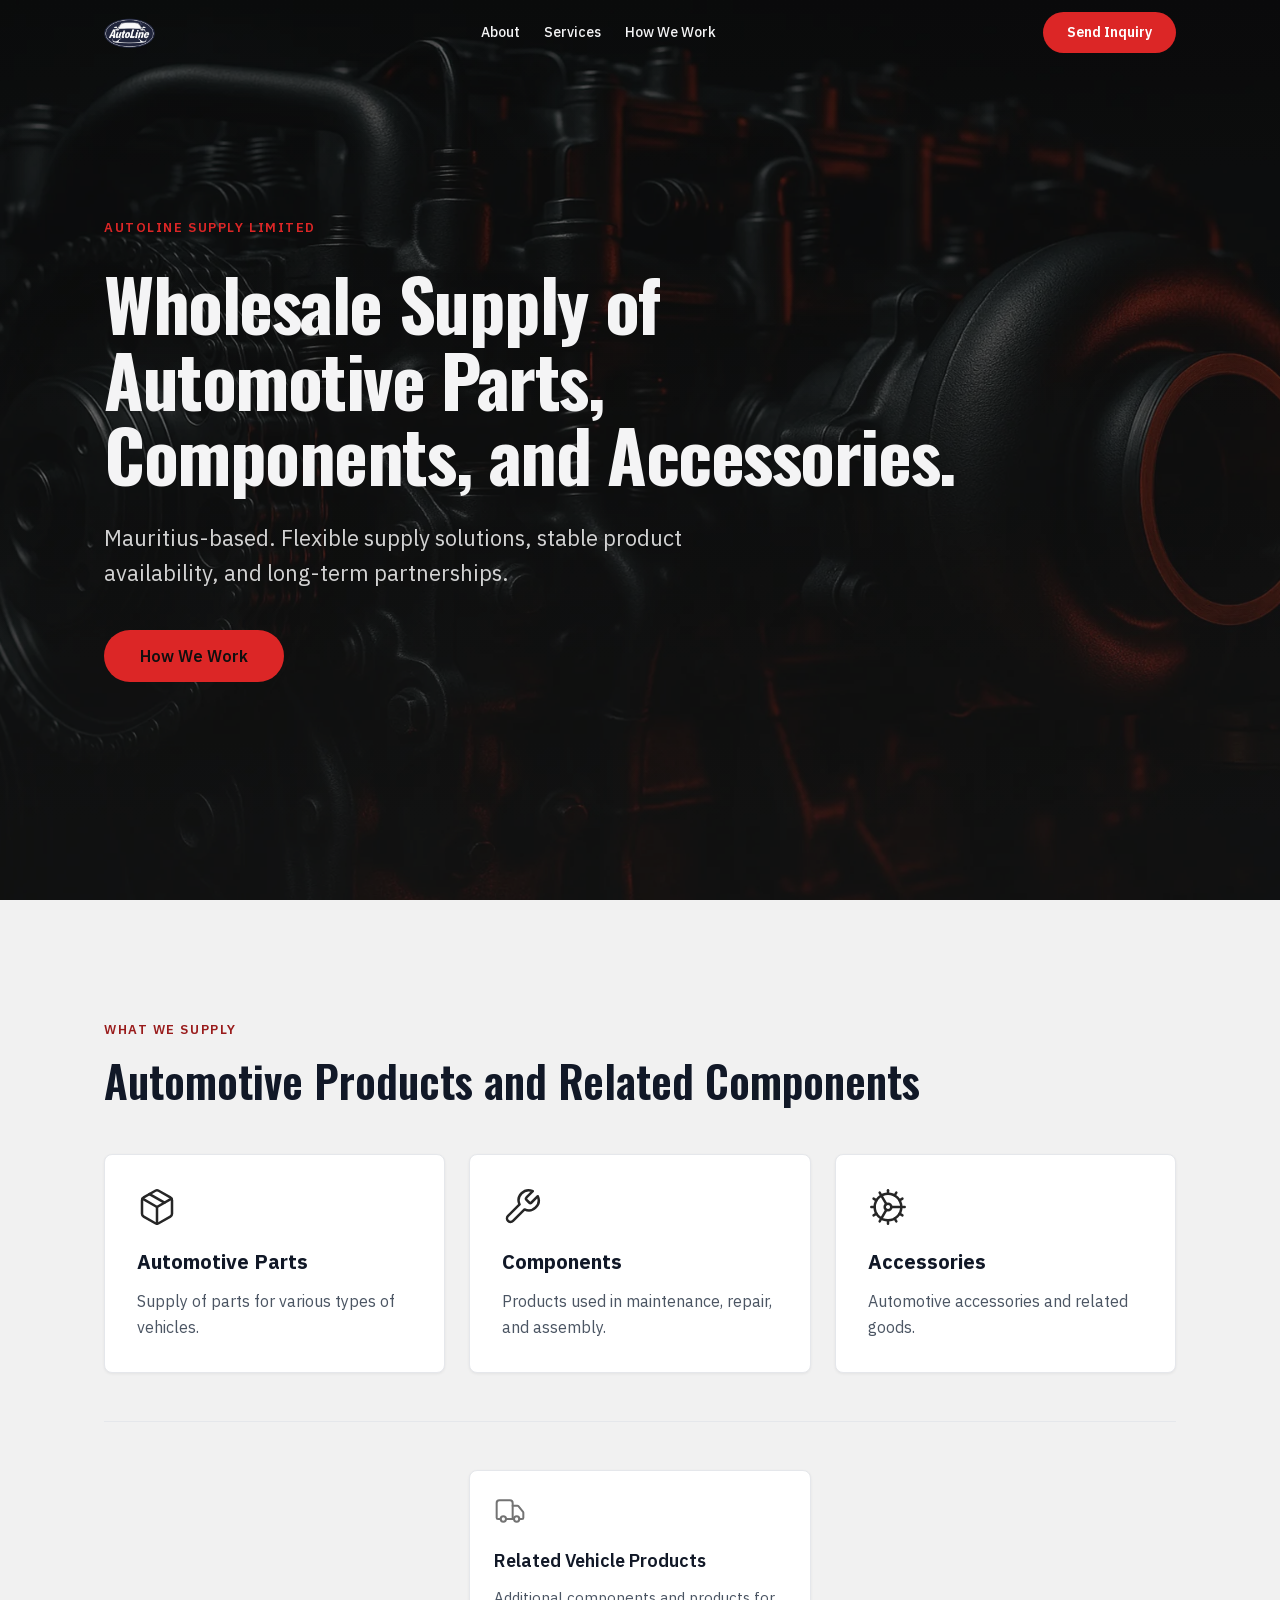
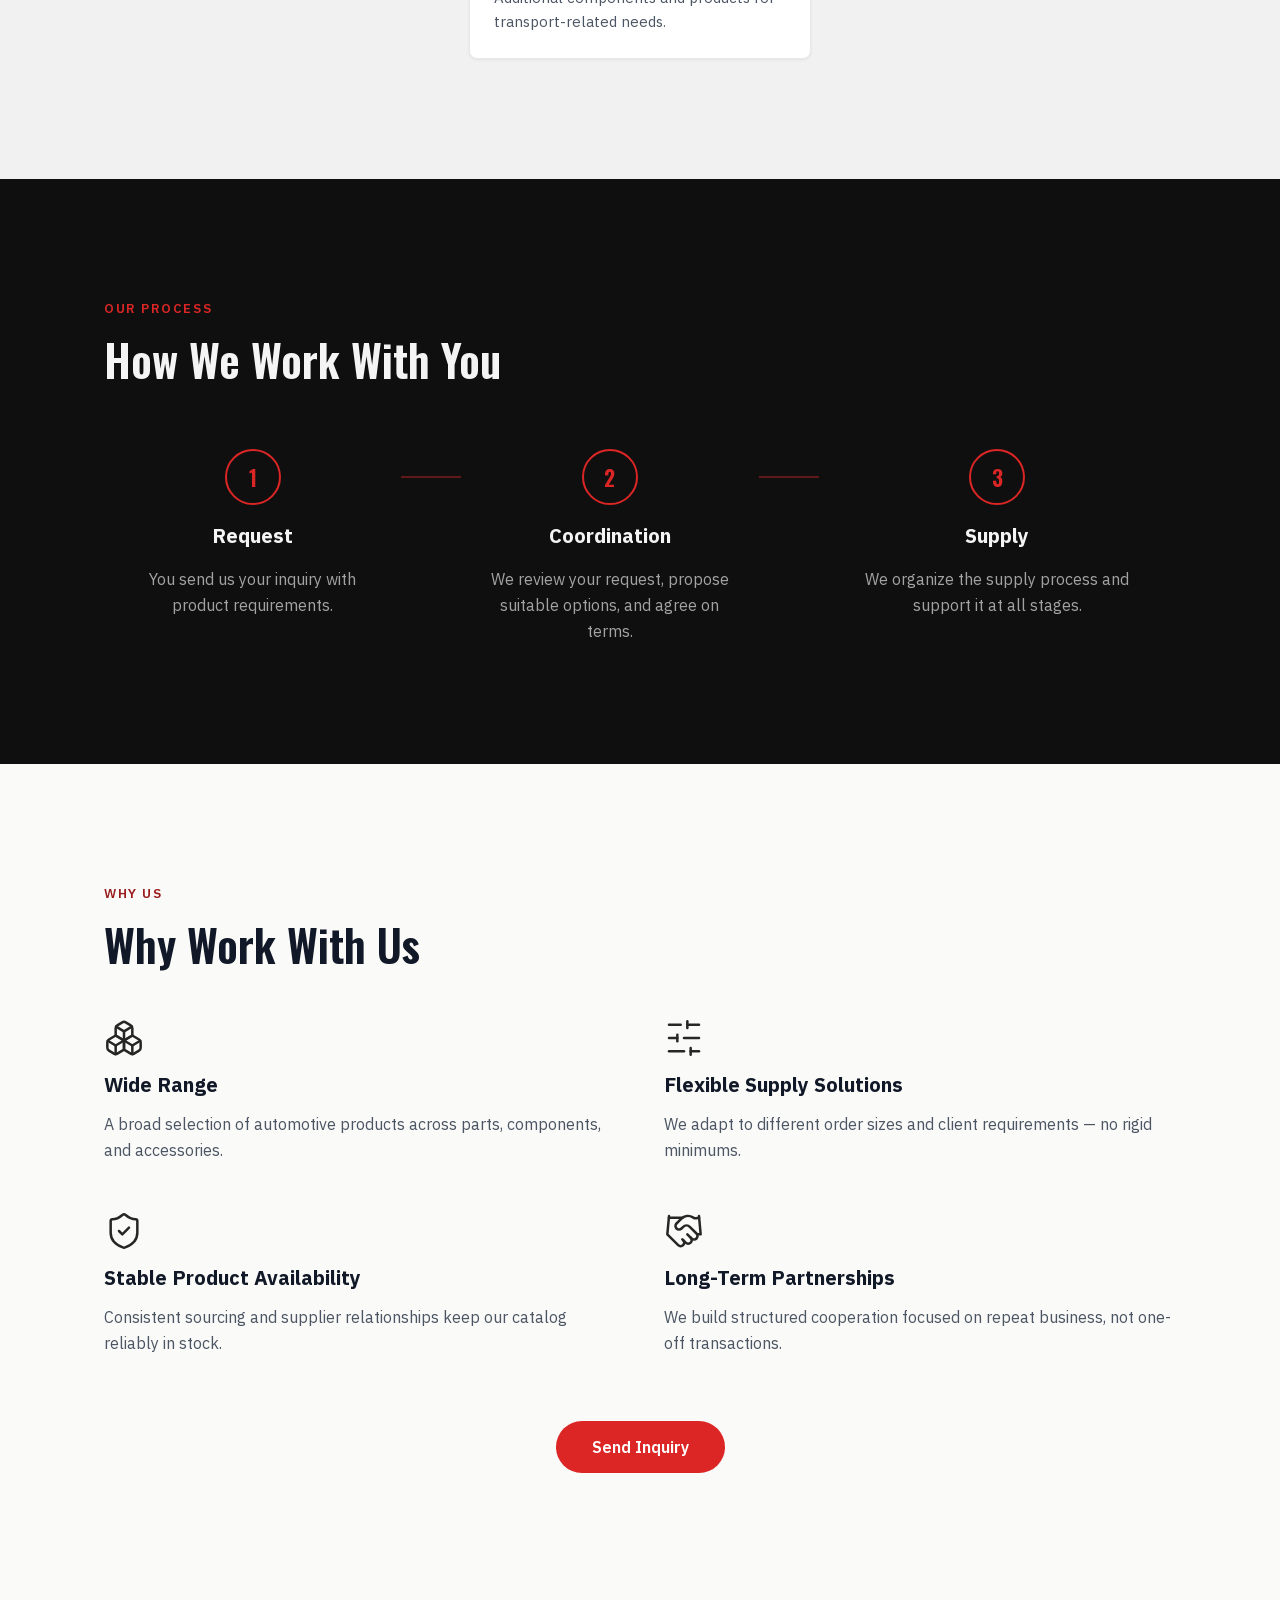
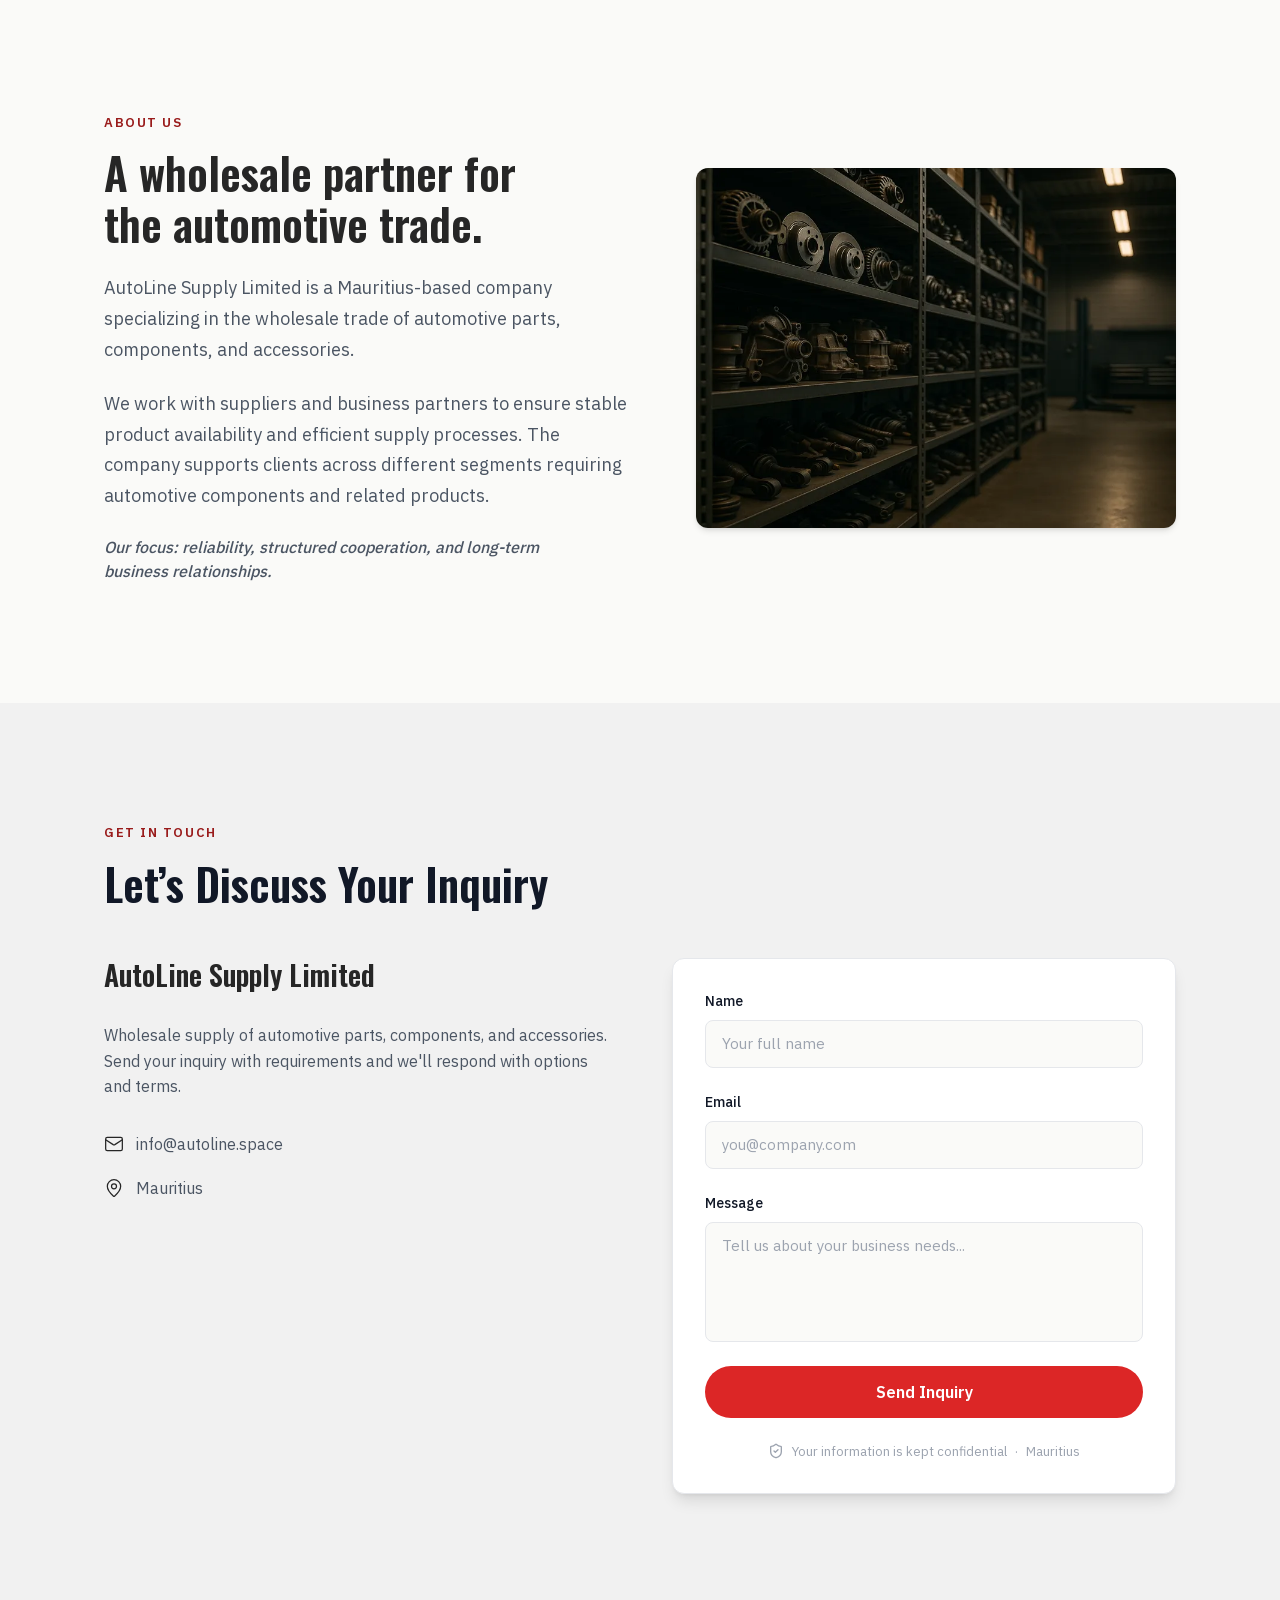
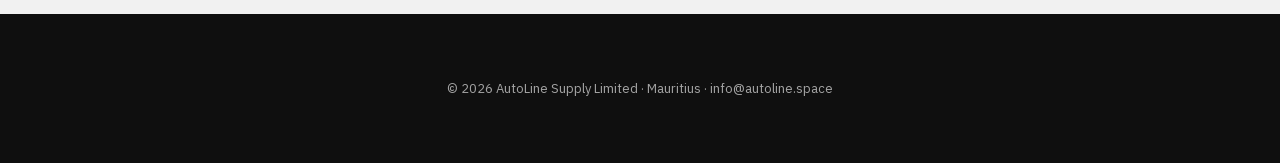
<file: index.html>
<!DOCTYPE html><!--41fGeVb1XtNZilJuH6PiE--><html lang="en" class="__variable_d4f1d5 __variable_c8daab"><head><meta charSet="utf-8"/><meta name="viewport" content="width=device-width, initial-scale=1"/><link rel="preload" href="/_next/static/media/26d4368bf94c0ec4-s.p.woff2" as="font" crossorigin="" type="font/woff2"/><link rel="preload" href="/_next/static/media/bd9b9909c3a641ff-s.p.woff2" as="font" crossorigin="" type="font/woff2"/><link rel="preload" as="image" href="/logo.png"/><link rel="stylesheet" href="/_next/static/css/e8a5c3ff973f1512.css" data-precedence="next"/><link rel="preload" as="script" fetchPriority="low" href="/_next/static/chunks/webpack-c0b19147e40b18ed.js"/><script src="/_next/static/chunks/4bd1b696-c023c6e3521b1417.js" async=""></script><script src="/_next/static/chunks/255-aaafc19c72668c72.js" async=""></script><script src="/_next/static/chunks/main-app-407fc2e3245c392a.js" async=""></script><script src="/_next/static/chunks/523-051477029db0d342.js" async=""></script><script src="/_next/static/chunks/app/page-d151875a61b04547.js" async=""></script><meta name="next-size-adjust" content=""/><meta name="theme-color" content="#0f0f0f"/><title>AutoLine Supply — Wholesale Automotive Parts &amp; Components</title><meta name="description" content="Mauritius-based supply of automotive parts, components, and accessories for commercial and technical needs."/><link rel="canonical" href="https://autoline.mu"/><meta property="og:title" content="AutoLine Supply — Wholesale Automotive Parts &amp; Components"/><meta property="og:description" content="Mauritius-based supply of automotive parts, components, and accessories for commercial and technical needs."/><meta property="og:url" content="https://autoline.mu"/><meta property="og:image" content="https://autoline.mu/og.jpg"/><meta property="og:type" content="website"/><meta name="twitter:card" content="summary_large_image"/><meta name="twitter:title" content="AutoLine Supply — Wholesale Automotive Parts &amp; Components"/><meta name="twitter:description" content="Mauritius-based supply of automotive parts, components, and accessories for commercial and technical needs."/><meta name="twitter:image" content="https://autoline.mu/og.jpg"/><link rel="icon" href="/favicon.png"/><script src="/_next/static/chunks/polyfills-42372ed130431b0a.js" noModule=""></script></head><body class="font-body antialiased"><div hidden=""><!--$--><!--/$--></div><header class="fixed top-0 left-0 z-50 w-full transition-all duration-200 ease-out bg-transparent"><nav class="mx-auto flex h-16 max-w-[1200px] items-center justify-between px-5 md:px-16"><a class="flex items-center" aria-label="AutoLine" href="/"><img alt="AutoLine" width="400" height="300" decoding="async" data-nimg="1" class="h-7 w-auto md:h-8" style="color:transparent" src="/logo.png"/></a><div class="hidden items-center gap-6 md:flex"><a class="font-body text-[14px] font-medium text-ink-light transition-colors hover:text-navy-400" href="#about">About</a><a class="font-body text-[14px] font-medium text-ink-light transition-colors hover:text-navy-400" href="#services">Services</a><a class="font-body text-[14px] font-medium text-ink-light transition-colors hover:text-navy-400" href="#how-we-work">How We Work</a></div><div class="flex items-center gap-4"><a class="hidden rounded-full bg-cta px-6 py-2.5 font-body text-[14px] font-semibold text-white transition-all hover:scale-[1.02] hover:bg-cta-hover md:inline-flex" href="#contacts">Send Inquiry</a><button class="-mr-3 rounded-lg p-3 text-ink-light transition-colors active:bg-white/5 md:hidden" aria-label="Open menu" aria-expanded="false" aria-controls="mobile-menu"><svg xmlns="http://www.w3.org/2000/svg" width="24" height="24" viewBox="0 0 24 24" fill="none" stroke="currentColor" stroke-width="2" stroke-linecap="round" stroke-linejoin="round" class="lucide lucide-menu" aria-hidden="true"><path d="M4 12h16"></path><path d="M4 18h16"></path><path d="M4 6h16"></path></svg></button></div></nav><div id="mobile-menu" aria-hidden="true" class="overflow-hidden bg-navy-950/95 backdrop-blur-[12px] transition-[max-height,opacity] duration-200 ease-out motion-reduce:transition-none md:hidden max-h-0 opacity-0"><div class="flex flex-col gap-1 px-5 pb-10 pt-2"><a tabindex="-1" class="-mx-2 block rounded-lg px-2 py-3 font-body text-[16px] font-medium text-ink-light transition-colors active:bg-white/5" href="#about">About</a><a tabindex="-1" class="-mx-2 block rounded-lg px-2 py-3 font-body text-[16px] font-medium text-ink-light transition-colors active:bg-white/5" href="#services">Services</a><a tabindex="-1" class="-mx-2 block rounded-lg px-2 py-3 font-body text-[16px] font-medium text-ink-light transition-colors active:bg-white/5" href="#how-we-work">How We Work</a><a tabindex="-1" class="mt-3 flex h-[52px] w-full items-center justify-center rounded-full bg-gold-500 font-body text-[16px] font-semibold text-navy-950 transition-all duration-250 ease-out hover:bg-gold-600 active:scale-[0.98]" href="#contacts">Send Inquiry</a></div></div></header><main><section id="hero" class="relative flex min-h-svh items-center overflow-hidden bg-navy-950 md:bg-gradient-to-b md:from-navy-950 md:to-navy-900 xl:min-h-screen"><div aria-hidden="true" class="absolute inset-0 hidden bg-cover bg-center opacity-35 md:block" style="background-image:url(&#x27;/hero.webp&#x27;)"></div><div class="relative z-10 mx-auto w-full max-w-[1200px] px-5 py-20 md:px-16 md:py-0"><div class="hero-animate flex max-w-[880px] flex-col gap-7"><p class="font-body text-[13px] font-semibold uppercase tracking-[0.12em] text-gold-500">AutoLine Supply Limited</p><h1 class="text-balance font-heading text-[clamp(1.75rem,7.5vw,2rem)] font-bold leading-[1.05] tracking-[-0.02em] text-ink-light md:text-[56px] lg:text-[72px]">Wholesale Supply of Automotive Parts, Components, and Accessories.</h1><p class="max-w-[580px] font-body text-[18px] font-normal leading-[1.6] text-ink-light/85 md:text-[20px] lg:text-[22px]">Mauritius-based. Flexible supply solutions, stable product availability, and long-term partnerships.</p><div class="pt-3"><a class="inline-flex h-[52px] items-center justify-center rounded-full px-9 font-body text-[16px] font-semibold transition-all duration-250 ease-out bg-gold-500 text-navy-950 hover:bg-gold-600 hover:scale-[1.02]  disabled:cursor-not-allowed disabled:opacity-60" href="#how-we-work">How We Work</a></div></div></div><a aria-label="Scroll to next section" aria-hidden="false" tabindex="0" class="absolute inset-x-0 bottom-6 mx-auto w-fit text-gold-500/70 transition-opacity duration-300 hover:text-gold-500 md:hidden animate-scroll-hint" href="#services"><svg xmlns="http://www.w3.org/2000/svg" width="28" height="28" viewBox="0 0 24 24" fill="none" stroke="currentColor" stroke-width="1.5" stroke-linecap="round" stroke-linejoin="round" class="lucide lucide-chevron-down" aria-hidden="true"><path d="m6 9 6 6 6-6"></path></svg></a></section><div class="sr-hidden sr-mobile-on"><section id="services" class="scroll-mt-[48px] bg-surface-tinted"><div class="mx-auto max-w-[1200px] px-5 py-20 md:px-16 md:py-[80px] xl:py-[120px] flex flex-col gap-12 md:gap-10 xl:gap-12"><div class="flex flex-col gap-4"><p class="font-body text-[13px] font-semibold uppercase tracking-[0.12em] text-gold-700">What We Supply</p><h2 class="text-balance font-heading text-[28px] font-semibold leading-[1.15] md:text-[36px] lg:text-[44px] text-ink">Automotive Products and Related Components</h2></div><div class="grid grid-cols-1 gap-4 md:grid-cols-2 md:gap-6 lg:grid-cols-3"><div class="flex h-full flex-col gap-5 rounded-lg border border-line bg-surface-card shadow-[0_1px_3px_rgba(0,0,0,0.06)] transition-all duration-300 ease-out hover:-translate-y-1 hover:shadow-[0_4px_12px_rgba(0,0,0,0.1)] p-8"><svg xmlns="http://www.w3.org/2000/svg" width="40" height="40" viewBox="0 0 24 24" fill="none" stroke="currentColor" stroke-width="1.5" stroke-linecap="round" stroke-linejoin="round" class="lucide lucide-package text-navy-800" aria-hidden="true"><path d="M11 21.73a2 2 0 0 0 2 0l7-4A2 2 0 0 0 21 16V8a2 2 0 0 0-1-1.73l-7-4a2 2 0 0 0-2 0l-7 4A2 2 0 0 0 3 8v8a2 2 0 0 0 1 1.73z"></path><path d="M12 22V12"></path><polyline points="3.29 7 12 12 20.71 7"></polyline><path d="m7.5 4.27 9 5.15"></path></svg><div class="flex flex-col gap-3"><h3 class="font-body text-ink text-[20px] font-bold">Automotive Parts</h3><p class="font-body font-normal leading-[1.6] text-ink-muted text-[16px]">Supply of parts for various types of vehicles.</p></div></div><div class="flex h-full flex-col gap-5 rounded-lg border border-line bg-surface-card shadow-[0_1px_3px_rgba(0,0,0,0.06)] transition-all duration-300 ease-out hover:-translate-y-1 hover:shadow-[0_4px_12px_rgba(0,0,0,0.1)] p-8"><svg xmlns="http://www.w3.org/2000/svg" width="40" height="40" viewBox="0 0 24 24" fill="none" stroke="currentColor" stroke-width="1.5" stroke-linecap="round" stroke-linejoin="round" class="lucide lucide-wrench text-navy-800" aria-hidden="true"><path d="M14.7 6.3a1 1 0 0 0 0 1.4l1.6 1.6a1 1 0 0 0 1.4 0l3.77-3.77a6 6 0 0 1-7.94 7.94l-6.91 6.91a2.12 2.12 0 0 1-3-3l6.91-6.91a6 6 0 0 1 7.94-7.94l-3.76 3.76z"></path></svg><div class="flex flex-col gap-3"><h3 class="font-body text-ink text-[20px] font-bold">Components</h3><p class="font-body font-normal leading-[1.6] text-ink-muted text-[16px]">Products used in maintenance, repair, and assembly.</p></div></div><div class="flex h-full flex-col gap-5 rounded-lg border border-line bg-surface-card shadow-[0_1px_3px_rgba(0,0,0,0.06)] transition-all duration-300 ease-out hover:-translate-y-1 hover:shadow-[0_4px_12px_rgba(0,0,0,0.1)] p-8"><svg xmlns="http://www.w3.org/2000/svg" width="40" height="40" viewBox="0 0 24 24" fill="none" stroke="currentColor" stroke-width="1.5" stroke-linecap="round" stroke-linejoin="round" class="lucide lucide-cog text-navy-800" aria-hidden="true"><path d="M12 20a8 8 0 1 0 0-16 8 8 0 0 0 0 16Z"></path><path d="M12 14a2 2 0 1 0 0-4 2 2 0 0 0 0 4Z"></path><path d="M12 2v2"></path><path d="M12 22v-2"></path><path d="m17 20.66-1-1.73"></path><path d="M11 10.27 7 3.34"></path><path d="m20.66 17-1.73-1"></path><path d="m3.34 7 1.73 1"></path><path d="M14 12h8"></path><path d="M2 12h2"></path><path d="m20.66 7-1.73 1"></path><path d="m3.34 17 1.73-1"></path><path d="m17 3.34-1 1.73"></path><path d="m11 13.73-4 6.93"></path></svg><div class="flex flex-col gap-3"><h3 class="font-body text-ink text-[20px] font-bold">Accessories</h3><p class="font-body font-normal leading-[1.6] text-ink-muted text-[16px]">Automotive accessories and related goods.</p></div></div></div><hr class="border-line"/><div class="flex flex-col gap-4 md:flex-row md:justify-center md:gap-6"><div class="md:w-[calc((100%-1.5rem)/2)] md:shrink-0 lg:w-[calc((100%-3rem)/3)]"><div class="flex h-full flex-col gap-5 rounded-lg border border-line bg-surface-card shadow-[0_1px_3px_rgba(0,0,0,0.06)] transition-all duration-300 ease-out hover:-translate-y-1 hover:shadow-[0_4px_12px_rgba(0,0,0,0.1)] p-6"><svg xmlns="http://www.w3.org/2000/svg" width="32" height="32" viewBox="0 0 24 24" fill="none" stroke="currentColor" stroke-width="1.5" stroke-linecap="round" stroke-linejoin="round" class="lucide lucide-truck text-navy-400" aria-hidden="true"><path d="M14 18V6a2 2 0 0 0-2-2H4a2 2 0 0 0-2 2v11a1 1 0 0 0 1 1h2"></path><path d="M15 18H9"></path><path d="M19 18h2a1 1 0 0 0 1-1v-3.65a1 1 0 0 0-.22-.624l-3.48-4.35A1 1 0 0 0 17.52 8H14"></path><circle cx="17" cy="18" r="2"></circle><circle cx="7" cy="18" r="2"></circle></svg><div class="flex flex-col gap-3"><h3 class="font-body text-ink text-[18px] font-semibold">Related Vehicle Products</h3><p class="font-body font-normal leading-[1.6] text-ink-muted text-[15px]">Additional components and products for transport-related needs.</p></div></div></div></div></div></section></div><div class="sr-hidden"><section id="how-we-work" class="scroll-mt-[48px] bg-navy-950"><div class="mx-auto max-w-[1200px] px-5 py-20 md:px-16 md:py-[80px] xl:py-[120px] flex flex-col gap-12 md:gap-10 xl:gap-12"><div class="flex flex-col gap-4"><p class="font-body text-[13px] font-semibold uppercase tracking-[0.12em] text-gold-500">Our Process</p><h2 class="text-balance font-heading text-[28px] font-semibold leading-[1.15] md:text-[36px] lg:text-[44px] text-ink-light">How We Work With You</h2></div><div class="flex flex-col gap-4 pt-4 lg:flex-row lg:items-start lg:gap-0"><div class="flex flex-1 flex-col items-center lg:flex-row lg:items-start"><div class="flex flex-1 flex-col items-center gap-4 px-6"><div class="flex h-14 w-14 items-center justify-center rounded-full border-2 border-gold-500 bg-transparent"><span class="font-heading text-[22px] font-semibold text-gold-500">1</span></div><h3 class="text-center font-body text-[20px] font-bold text-ink-light">Request</h3><p class="text-center font-body text-[16px] font-normal leading-[1.6] text-ink-light-muted">You send us your inquiry with product requirements.</p></div><div class="hidden h-14 w-[60px] items-center justify-center lg:flex"><div class="h-[2px] w-full bg-gold-500/40"></div></div><div class="mt-4 flex h-8 w-full items-center justify-center lg:hidden"><div class="h-full w-[2px] bg-gold-500/40"></div></div></div><div class="flex flex-1 flex-col items-center lg:flex-row lg:items-start"><div class="flex flex-1 flex-col items-center gap-4 px-6"><div class="flex h-14 w-14 items-center justify-center rounded-full border-2 border-gold-500 bg-transparent"><span class="font-heading text-[22px] font-semibold text-gold-500">2</span></div><h3 class="text-center font-body text-[20px] font-bold text-ink-light">Coordination</h3><p class="text-center font-body text-[16px] font-normal leading-[1.6] text-ink-light-muted">We review your request, propose suitable options, and agree on terms.</p></div><div class="hidden h-14 w-[60px] items-center justify-center lg:flex"><div class="h-[2px] w-full bg-gold-500/40"></div></div><div class="mt-4 flex h-8 w-full items-center justify-center lg:hidden"><div class="h-full w-[2px] bg-gold-500/40"></div></div></div><div class="flex flex-1 flex-col items-center lg:flex-row lg:items-start"><div class="flex flex-1 flex-col items-center gap-4 px-6"><div class="flex h-14 w-14 items-center justify-center rounded-full border-2 border-gold-500 bg-transparent"><span class="font-heading text-[22px] font-semibold text-gold-500">3</span></div><h3 class="text-center font-body text-[20px] font-bold text-ink-light">Supply</h3><p class="text-center font-body text-[16px] font-normal leading-[1.6] text-ink-light-muted">We organize the supply process and support it at all stages.</p></div></div></div></div></section></div><div class="sr-hidden"><section id="why-us" class="scroll-mt-[48px] bg-surface-warm"><div class="mx-auto max-w-[1200px] px-5 py-20 md:px-16 md:py-[80px] xl:py-[120px] flex flex-col gap-12 md:gap-10 xl:gap-12"><div class="flex flex-col gap-4"><p class="font-body text-[13px] font-semibold uppercase tracking-[0.12em] text-gold-700">Why Us</p><h2 class="text-balance font-heading text-[28px] font-semibold leading-[1.15] md:text-[36px] lg:text-[44px] text-ink">Why Work With Us</h2></div><div class="grid grid-cols-1 gap-10 md:grid-cols-2 md:gap-x-8 md:gap-y-10 xl:gap-12"><div class="flex flex-col gap-3"><svg xmlns="http://www.w3.org/2000/svg" width="40" height="40" viewBox="0 0 24 24" fill="none" stroke="currentColor" stroke-width="1.5" stroke-linecap="round" stroke-linejoin="round" class="lucide lucide-boxes text-navy-800" aria-hidden="true"><path d="M2.97 12.92A2 2 0 0 0 2 14.63v3.24a2 2 0 0 0 .97 1.71l3 1.8a2 2 0 0 0 2.06 0L12 19v-5.5l-5-3-4.03 2.42Z"></path><path d="m7 16.5-4.74-2.85"></path><path d="m7 16.5 5-3"></path><path d="M7 16.5v5.17"></path><path d="M12 13.5V19l3.97 2.38a2 2 0 0 0 2.06 0l3-1.8a2 2 0 0 0 .97-1.71v-3.24a2 2 0 0 0-.97-1.71L17 10.5l-5 3Z"></path><path d="m17 16.5-5-3"></path><path d="m17 16.5 4.74-2.85"></path><path d="M17 16.5v5.17"></path><path d="M7.97 4.42A2 2 0 0 0 7 6.13v4.37l5 3 5-3V6.13a2 2 0 0 0-.97-1.71l-3-1.8a2 2 0 0 0-2.06 0l-3 1.8Z"></path><path d="M12 8 7.26 5.15"></path><path d="m12 8 4.74-2.85"></path><path d="M12 13.5V8"></path></svg><h3 class="font-body text-[20px] font-bold text-ink">Wide Range</h3><p class="font-body text-[16px] font-normal leading-[1.6] text-ink-muted">A broad selection of automotive products across parts, components, and accessories.</p></div><div class="flex flex-col gap-3"><svg xmlns="http://www.w3.org/2000/svg" width="40" height="40" viewBox="0 0 24 24" fill="none" stroke="currentColor" stroke-width="1.5" stroke-linecap="round" stroke-linejoin="round" class="lucide lucide-sliders-horizontal text-navy-800" aria-hidden="true"><line x1="21" x2="14" y1="4" y2="4"></line><line x1="10" x2="3" y1="4" y2="4"></line><line x1="21" x2="12" y1="12" y2="12"></line><line x1="8" x2="3" y1="12" y2="12"></line><line x1="21" x2="16" y1="20" y2="20"></line><line x1="12" x2="3" y1="20" y2="20"></line><line x1="14" x2="14" y1="2" y2="6"></line><line x1="8" x2="8" y1="10" y2="14"></line><line x1="16" x2="16" y1="18" y2="22"></line></svg><h3 class="font-body text-[20px] font-bold text-ink">Flexible Supply Solutions</h3><p class="font-body text-[16px] font-normal leading-[1.6] text-ink-muted">We adapt to different order sizes and client requirements — no rigid minimums.</p></div><div class="flex flex-col gap-3"><svg xmlns="http://www.w3.org/2000/svg" width="40" height="40" viewBox="0 0 24 24" fill="none" stroke="currentColor" stroke-width="1.5" stroke-linecap="round" stroke-linejoin="round" class="lucide lucide-shield-check text-navy-800" aria-hidden="true"><path d="M20 13c0 5-3.5 7.5-7.66 8.95a1 1 0 0 1-.67-.01C7.5 20.5 4 18 4 13V6a1 1 0 0 1 1-1c2 0 4.5-1.2 6.24-2.72a1.17 1.17 0 0 1 1.52 0C14.51 3.81 17 5 19 5a1 1 0 0 1 1 1z"></path><path d="m9 12 2 2 4-4"></path></svg><h3 class="font-body text-[20px] font-bold text-ink">Stable Product Availability</h3><p class="font-body text-[16px] font-normal leading-[1.6] text-ink-muted">Consistent sourcing and supplier relationships keep our catalog reliably in stock.</p></div><div class="flex flex-col gap-3"><svg xmlns="http://www.w3.org/2000/svg" width="40" height="40" viewBox="0 0 24 24" fill="none" stroke="currentColor" stroke-width="1.5" stroke-linecap="round" stroke-linejoin="round" class="lucide lucide-handshake text-navy-800" aria-hidden="true"><path d="m11 17 2 2a1 1 0 1 0 3-3"></path><path d="m14 14 2.5 2.5a1 1 0 1 0 3-3l-3.88-3.88a3 3 0 0 0-4.24 0l-.88.88a1 1 0 1 1-3-3l2.81-2.81a5.79 5.79 0 0 1 7.06-.87l.47.28a2 2 0 0 0 1.42.25L21 4"></path><path d="m21 3 1 11h-2"></path><path d="M3 3 2 14l6.5 6.5a1 1 0 1 0 3-3"></path><path d="M3 4h8"></path></svg><h3 class="font-body text-[20px] font-bold text-ink">Long-Term Partnerships</h3><p class="font-body text-[16px] font-normal leading-[1.6] text-ink-muted">We build structured cooperation focused on repeat business, not one-off transactions.</p></div></div><div class="flex justify-center pt-4"><a class="inline-flex h-[52px] items-center justify-center rounded-full px-9 font-body text-[16px] font-semibold transition-all duration-250 ease-out bg-cta text-white hover:bg-cta-hover hover:scale-[1.02]  disabled:cursor-not-allowed disabled:opacity-60" href="#contacts">Send Inquiry</a></div></div></section></div><div class="sr-hidden"><section id="about" class="scroll-mt-[48px] bg-surface-warm"><div class="mx-auto max-w-[1200px] px-5 py-20 md:px-16 md:py-[80px] xl:py-[120px] flex flex-col items-center gap-16 lg:flex-row"><div class="flex flex-col gap-6 md:flex-1"><div class="flex flex-col gap-4"><p class="font-body text-[13px] font-semibold uppercase tracking-[0.12em] text-gold-700">About Us</p><h2 class="text-balance font-heading text-[28px] font-semibold leading-[1.15] md:text-[36px] lg:text-[44px] text-navy-800">A wholesale partner for the automotive trade.</h2></div><p class="max-w-[600px] font-body text-[16px] font-normal leading-[1.7] text-ink-muted md:text-[18px]">AutoLine Supply Limited is a Mauritius-based company specializing in the wholesale trade of automotive parts, components, and accessories.</p><p class="max-w-[600px] font-body text-[16px] font-normal leading-[1.7] text-ink-muted md:text-[18px]">We work with suppliers and business partners to ensure stable product availability and efficient supply processes. The company supports clients across different segments requiring automotive components and related products.</p><p class="max-w-[480px] font-body text-[16px] font-medium italic leading-[1.5] text-ink-muted">Our focus: reliability, structured cooperation, and long-term business relationships.</p></div><div class="w-full md:mx-auto md:max-w-[640px] lg:mx-0 lg:w-[480px] lg:max-w-none"><img alt="AutoLine Supply warehouse operations" loading="lazy" width="480" height="360" decoding="async" data-nimg="1" class="rounded-xl object-cover shadow-md" style="color:transparent" src="/about.webp"/></div></div></section></div><div class="sr-hidden"><section id="contacts" class="scroll-mt-[48px] bg-surface-tinted"><div class="mx-auto max-w-[1200px] px-5 py-20 md:px-16 md:py-[80px] xl:py-[120px] flex flex-col gap-12 md:gap-10 xl:gap-12"><div class="flex flex-col gap-4"><p class="font-body text-[13px] font-semibold uppercase tracking-[0.12em] text-gold-700">Get in Touch</p><h2 class="text-balance font-heading text-[28px] font-semibold leading-[1.15] md:text-[36px] lg:text-[44px] text-ink">Let’s Discuss Your Inquiry</h2></div><div class="flex flex-col gap-16 lg:flex-row"><div class="flex flex-col gap-8 md:flex-1"><h3 class="font-heading text-[20px] font-semibold leading-[1.2] text-navy-800 md:text-[28px]">AutoLine Supply Limited</h3><p class="font-body text-[16px] font-normal leading-[1.6] text-ink-muted">Wholesale supply of automotive parts, components, and accessories. Send your inquiry with requirements and we&#x27;ll respond with options and terms.</p><div class="flex flex-col gap-5"><div class="flex items-center gap-3"><svg xmlns="http://www.w3.org/2000/svg" width="20" height="20" viewBox="0 0 24 24" fill="none" stroke="currentColor" stroke-width="1.5" stroke-linecap="round" stroke-linejoin="round" class="lucide lucide-mail text-navy-800" aria-hidden="true"><path d="m22 7-8.991 5.727a2 2 0 0 1-2.009 0L2 7"></path><rect x="2" y="4" width="20" height="16" rx="2"></rect></svg><span class="font-body text-[16px] text-ink-muted">info@autoline.space</span></div><div class="flex items-center gap-3"><svg xmlns="http://www.w3.org/2000/svg" width="20" height="20" viewBox="0 0 24 24" fill="none" stroke="currentColor" stroke-width="1.5" stroke-linecap="round" stroke-linejoin="round" class="lucide lucide-map-pin text-navy-800" aria-hidden="true"><path d="M20 10c0 4.993-5.539 10.193-7.399 11.799a1 1 0 0 1-1.202 0C9.539 20.193 4 14.993 4 10a8 8 0 0 1 16 0"></path><circle cx="12" cy="10" r="3"></circle></svg><span class="font-body text-[16px] text-ink-muted">Mauritius</span></div></div></div><div class="md:flex-1"><form noValidate="" class="flex flex-col gap-6 rounded-xl border border-line bg-surface-card p-8 shadow-lg"><input type="hidden" name="access_key" value="336d03de-d2c3-4cd7-8481-5f795c7dba28"/><input type="hidden" name="subject" value="New inquiry from the AutoLine Supply Limited website"/><input type="checkbox" class="hidden" tabindex="-1" autoComplete="off" aria-hidden="true" name="botcheck"/><div class="flex flex-col gap-2"><label for="name" class="font-body text-[14px] font-medium text-ink">Name</label><input id="name" type="text" placeholder="Your full name" required="" class="w-full rounded-lg border bg-surface-warm px-4 font-body text-[15px] text-ink placeholder:text-ink-faint focus:outline-none focus:ring-2 border-line focus:ring-navy-400 h-12" name="name"/></div><div class="flex flex-col gap-2"><label for="email" class="font-body text-[14px] font-medium text-ink">Email</label><input id="email" type="email" placeholder="you@company.com" required="" class="w-full rounded-lg border bg-surface-warm px-4 font-body text-[15px] text-ink placeholder:text-ink-faint focus:outline-none focus:ring-2 border-line focus:ring-navy-400 h-12" name="email"/></div><div class="flex flex-col gap-2"><label for="message" class="font-body text-[14px] font-medium text-ink">Message</label><textarea id="message" name="message" placeholder="Tell us about your business needs..." rows="4" class="w-full rounded-lg border bg-surface-warm px-4 font-body text-[15px] text-ink placeholder:text-ink-faint focus:outline-none focus:ring-2 border-line focus:ring-navy-400 h-[120px] resize-none py-3"></textarea></div><button type="submit" class="inline-flex h-[52px] items-center justify-center rounded-full px-9 font-body text-[16px] font-semibold transition-all duration-250 ease-out bg-cta text-white hover:bg-cta-hover hover:scale-[1.02] w-full disabled:cursor-not-allowed disabled:opacity-60">Send Inquiry</button><div class="flex flex-col items-center gap-2 text-center md:flex-row md:flex-wrap md:justify-center md:gap-2"><svg xmlns="http://www.w3.org/2000/svg" width="16" height="16" viewBox="0 0 24 24" fill="none" stroke="currentColor" stroke-width="2" stroke-linecap="round" stroke-linejoin="round" class="lucide lucide-shield-check text-ink-faint" aria-hidden="true"><path d="M20 13c0 5-3.5 7.5-7.66 8.95a1 1 0 0 1-.67-.01C7.5 20.5 4 18 4 13V6a1 1 0 0 1 1-1c2 0 4.5-1.2 6.24-2.72a1.17 1.17 0 0 1 1.52 0C14.51 3.81 17 5 19 5a1 1 0 0 1 1 1z"></path><path d="m9 12 2 2 4-4"></path></svg><span class="font-body text-[13px] text-ink-faint">Your information is kept confidential<span class="ml-2 hidden md:inline">·</span></span><span class="font-body text-[13px] text-ink-faint">Mauritius</span></div></form></div></div></div></section></div></main><footer class="bg-navy-950"><div class="mx-auto max-w-[1200px] px-5 py-16 md:px-16 md:py-12 xl:py-16"><p class="mx-auto max-w-[640px] text-center font-body text-[13px] leading-relaxed text-ink-light-muted">© 2026 AutoLine Supply Limited · Mauritius · info@autoline.space</p></div></footer><!--$--><!--/$--><script src="/_next/static/chunks/webpack-c0b19147e40b18ed.js" id="_R_" async=""></script><script>(self.__next_f=self.__next_f||[]).push([0])</script><script>self.__next_f.push([1,"1:\"$Sreact.fragment\"\n2:I[9766,[],\"\"]\n3:I[8924,[],\"\"]\n4:I[1149,[\"523\",\"static/chunks/523-051477029db0d342.js\",\"974\",\"static/chunks/app/page-d151875a61b04547.js\"],\"NavBar\"]\n5:I[2619,[\"523\",\"static/chunks/523-051477029db0d342.js\",\"974\",\"static/chunks/app/page-d151875a61b04547.js\"],\"\"]\n6:I[8854,[\"523\",\"static/chunks/523-051477029db0d342.js\",\"974\",\"static/chunks/app/page-d151875a61b04547.js\"],\"HeroScrollHint\"]\n7:I[6985,[\"523\",\"static/chunks/523-051477029db0d342.js\",\"974\",\"static/chunks/app/page-d151875a61b04547.js\"],\"ScrollReveal\"]\n13:I[7150,[],\"\"]\n:HL[\"/_next/static/media/26d4368bf94c0ec4-s.p.woff2\",\"font\",{\"crossOrigin\":\"\",\"type\":\"font/woff2\"}]\n:HL[\"/_next/static/media/bd9b9909c3a641ff-s.p.woff2\",\"font\",{\"crossOrigin\":\"\",\"type\":\"font/woff2\"}]\n:HL[\"/_next/static/css/e8a5c3ff973f1512.css\",\"style\"]\n"])</script><script>self.__next_f.push([1,"0:{\"P\":null,\"b\":\"41fGeVb1XtNZilJuH6PiE\",\"p\":\"\",\"c\":[\"\",\"\"],\"i\":false,\"f\":[[[\"\",{\"children\":[\"__PAGE__\",{}]},\"$undefined\",\"$undefined\",true],[\"\",[\"$\",\"$1\",\"c\",{\"children\":[[[\"$\",\"link\",\"0\",{\"rel\":\"stylesheet\",\"href\":\"/_next/static/css/e8a5c3ff973f1512.css\",\"precedence\":\"next\",\"crossOrigin\":\"$undefined\",\"nonce\":\"$undefined\"}]],[\"$\",\"html\",null,{\"lang\":\"en\",\"className\":\"__variable_d4f1d5 __variable_c8daab\",\"children\":[\"$\",\"body\",null,{\"className\":\"font-body antialiased\",\"children\":[\"$\",\"$L2\",null,{\"parallelRouterKey\":\"children\",\"error\":\"$undefined\",\"errorStyles\":\"$undefined\",\"errorScripts\":\"$undefined\",\"template\":[\"$\",\"$L3\",null,{}],\"templateStyles\":\"$undefined\",\"templateScripts\":\"$undefined\",\"notFound\":[[[\"$\",\"title\",null,{\"children\":\"404: This page could not be found.\"}],[\"$\",\"div\",null,{\"style\":{\"fontFamily\":\"system-ui,\\\"Segoe UI\\\",Roboto,Helvetica,Arial,sans-serif,\\\"Apple Color Emoji\\\",\\\"Segoe UI Emoji\\\"\",\"height\":\"100vh\",\"textAlign\":\"center\",\"display\":\"flex\",\"flexDirection\":\"column\",\"alignItems\":\"center\",\"justifyContent\":\"center\"},\"children\":[\"$\",\"div\",null,{\"children\":[[\"$\",\"style\",null,{\"dangerouslySetInnerHTML\":{\"__html\":\"body{color:#000;background:#fff;margin:0}.next-error-h1{border-right:1px solid rgba(0,0,0,.3)}@media (prefers-color-scheme:dark){body{color:#fff;background:#000}.next-error-h1{border-right:1px solid rgba(255,255,255,.3)}}\"}}],[\"$\",\"h1\",null,{\"className\":\"next-error-h1\",\"style\":{\"display\":\"inline-block\",\"margin\":\"0 20px 0 0\",\"padding\":\"0 23px 0 0\",\"fontSize\":24,\"fontWeight\":500,\"verticalAlign\":\"top\",\"lineHeight\":\"49px\"},\"children\":404}],[\"$\",\"div\",null,{\"style\":{\"display\":\"inline-block\"},\"children\":[\"$\",\"h2\",null,{\"style\":{\"fontSize\":14,\"fontWeight\":400,\"lineHeight\":\"49px\",\"margin\":0},\"children\":\"This page could not be found.\"}]}]]}]}]],[]],\"forbidden\":\"$undefined\",\"unauthorized\":\"$undefined\"}]}]}]]}],{\"children\":[\"__PAGE__\",[\"$\",\"$1\",\"c\",{\"children\":[[[\"$\",\"$L4\",null,{\"brand\":\"AutoLine\",\"logoSrc\":\"/logo.png\",\"links\":[{\"label\":\"About\",\"href\":\"#about\"},{\"label\":\"Services\",\"href\":\"#services\"},{\"label\":\"How We Work\",\"href\":\"#how-we-work\"}],\"ctaLabel\":\"Send Inquiry\",\"ctaHref\":\"#contacts\"}],[\"$\",\"main\",null,{\"children\":[[\"$\",\"section\",null,{\"id\":\"hero\",\"className\":\"relative flex min-h-svh items-center overflow-hidden bg-navy-950 md:bg-gradient-to-b md:from-navy-950 md:to-navy-900 xl:min-h-screen\",\"children\":[[\"$\",\"div\",null,{\"aria-hidden\":true,\"className\":\"absolute inset-0 hidden bg-cover bg-center opacity-35 md:block\",\"style\":{\"backgroundImage\":\"url('/hero.webp')\"}}],[\"$\",\"div\",null,{\"className\":\"relative z-10 mx-auto w-full max-w-[1200px] px-5 py-20 md:px-16 md:py-0\",\"children\":[\"$\",\"div\",null,{\"className\":\"hero-animate flex max-w-[880px] flex-col gap-7\",\"children\":[[\"$\",\"p\",null,{\"className\":\"font-body text-[13px] font-semibold uppercase tracking-[0.12em] text-gold-500\",\"children\":\"AutoLine Supply Limited\"}],[\"$\",\"h1\",null,{\"className\":\"text-balance font-heading text-[clamp(1.75rem,7.5vw,2rem)] font-bold leading-[1.05] tracking-[-0.02em] text-ink-light md:text-[56px] lg:text-[72px]\",\"children\":\"Wholesale Supply of Automotive Parts, Components, and Accessories.\"}],[\"$\",\"p\",null,{\"className\":\"max-w-[580px] font-body text-[18px] font-normal leading-[1.6] text-ink-light/85 md:text-[20px] lg:text-[22px]\",\"children\":\"Mauritius-based. Flexible supply solutions, stable product availability, and long-term partnerships.\"}],[\"$\",\"div\",null,{\"className\":\"pt-3\",\"children\":[\"$\",\"$L5\",null,{\"href\":\"#how-we-work\",\"className\":\"inline-flex h-[52px] items-center justify-center rounded-full px-9 font-body text-[16px] font-semibold transition-all duration-250 ease-out bg-gold-500 text-navy-950 hover:bg-gold-600 hover:scale-[1.02]  disabled:cursor-not-allowed disabled:opacity-60\",\"children\":\"How We Work\"}]}]]}]}],[\"$\",\"$L6\",null,{}]]}],[\"$\",\"$L7\",null,{\"className\":\"sr-mobile-on\",\"children\":[\"$\",\"section\",null,{\"id\":\"services\",\"className\":\"scroll-mt-[48px] bg-surface-tinted\",\"children\":[\"$\",\"div\",null,{\"className\":\"mx-auto max-w-[1200px] px-5 py-20 md:px-16 md:py-[80px] xl:py-[120px] flex flex-col gap-12 md:gap-10 xl:gap-12\",\"children\":[[\"$\",\"div\",null,{\"className\":\"flex flex-col gap-4\",\"children\":[[\"$\",\"p\",null,{\"className\":\"font-body text-[13px] font-semibold uppercase tracking-[0.12em] text-gold-700\",\"children\":\"What We Supply\"}],\"$L8\"]}],\"$L9\",\"$La\",\"$Lb\"]}]}]}],\"$Lc\",\"$Ld\",\"$Le\",\"$Lf\"]}],\"$L10\"],null,\"$L11\"]}],{},null,false]},null,false],\"$L12\",false]],\"m\":\"$undefined\",\"G\":[\"$13\",[]],\"s\":false,\"S\":true}\n"])</script><script>self.__next_f.push([1,"16:I[1356,[\"523\",\"static/chunks/523-051477029db0d342.js\",\"974\",\"static/chunks/app/page-d151875a61b04547.js\"],\"Image\"]\n17:I[7250,[\"523\",\"static/chunks/523-051477029db0d342.js\",\"974\",\"static/chunks/app/page-d151875a61b04547.js\"],\"ContactsSection\"]\n18:I[4431,[],\"OutletBoundary\"]\n1a:I[5278,[],\"AsyncMetadataOutlet\"]\n1c:I[4431,[],\"ViewportBoundary\"]\n1e:I[4431,[],\"MetadataBoundary\"]\n1f:\"$Sreact.suspense\"\n8:[\"$\",\"h2\",null,{\"className\":\"text-balance font-heading text-[28px] font-semibold leading-[1.15] md:text-[36px] lg:text-[44px] text-ink\",\"children\":\"Automotive Products and Related Components\"}]\n"])</script><script>self.__next_f.push([1,"9:[\"$\",\"div\",null,{\"className\":\"grid grid-cols-1 gap-4 md:grid-cols-2 md:gap-6 lg:grid-cols-3\",\"children\":[[\"$\",\"div\",\"Automotive Parts\",{\"className\":\"flex h-full flex-col gap-5 rounded-lg border border-line bg-surface-card shadow-[0_1px_3px_rgba(0,0,0,0.06)] transition-all duration-300 ease-out hover:-translate-y-1 hover:shadow-[0_4px_12px_rgba(0,0,0,0.1)] p-8\",\"children\":[[\"$\",\"svg\",null,{\"ref\":\"$undefined\",\"xmlns\":\"http://www.w3.org/2000/svg\",\"width\":40,\"height\":40,\"viewBox\":\"0 0 24 24\",\"fill\":\"none\",\"stroke\":\"currentColor\",\"strokeWidth\":1.5,\"strokeLinecap\":\"round\",\"strokeLinejoin\":\"round\",\"className\":\"lucide lucide-package text-navy-800\",\"aria-hidden\":\"true\",\"children\":[[\"$\",\"path\",\"1a0edw\",{\"d\":\"M11 21.73a2 2 0 0 0 2 0l7-4A2 2 0 0 0 21 16V8a2 2 0 0 0-1-1.73l-7-4a2 2 0 0 0-2 0l-7 4A2 2 0 0 0 3 8v8a2 2 0 0 0 1 1.73z\"}],[\"$\",\"path\",\"d0xqtd\",{\"d\":\"M12 22V12\"}],[\"$\",\"polyline\",\"ousv84\",{\"points\":\"3.29 7 12 12 20.71 7\"}],[\"$\",\"path\",\"1c824w\",{\"d\":\"m7.5 4.27 9 5.15\"}],\"$undefined\"]}],[\"$\",\"div\",null,{\"className\":\"flex flex-col gap-3\",\"children\":[[\"$\",\"h3\",null,{\"className\":\"font-body text-ink text-[20px] font-bold\",\"children\":\"Automotive Parts\"}],[\"$\",\"p\",null,{\"className\":\"font-body font-normal leading-[1.6] text-ink-muted text-[16px]\",\"children\":\"Supply of parts for various types of vehicles.\"}]]}]]}],[\"$\",\"div\",\"Components\",{\"className\":\"flex h-full flex-col gap-5 rounded-lg border border-line bg-surface-card shadow-[0_1px_3px_rgba(0,0,0,0.06)] transition-all duration-300 ease-out hover:-translate-y-1 hover:shadow-[0_4px_12px_rgba(0,0,0,0.1)] p-8\",\"children\":[[\"$\",\"svg\",null,{\"ref\":\"$undefined\",\"xmlns\":\"http://www.w3.org/2000/svg\",\"width\":40,\"height\":40,\"viewBox\":\"0 0 24 24\",\"fill\":\"none\",\"stroke\":\"currentColor\",\"strokeWidth\":1.5,\"strokeLinecap\":\"round\",\"strokeLinejoin\":\"round\",\"className\":\"lucide lucide-wrench text-navy-800\",\"aria-hidden\":\"true\",\"children\":[[\"$\",\"path\",\"cbrjhi\",{\"d\":\"M14.7 6.3a1 1 0 0 0 0 1.4l1.6 1.6a1 1 0 0 0 1.4 0l3.77-3.77a6 6 0 0 1-7.94 7.94l-6.91 6.91a2.12 2.12 0 0 1-3-3l6.91-6.91a6 6 0 0 1 7.94-7.94l-3.76 3.76z\"}],\"$undefined\"]}],[\"$\",\"div\",null,{\"className\":\"flex flex-col gap-3\",\"children\":[[\"$\",\"h3\",null,{\"className\":\"font-body text-ink text-[20px] font-bold\",\"children\":\"Components\"}],[\"$\",\"p\",null,{\"className\":\"font-body font-normal leading-[1.6] text-ink-muted text-[16px]\",\"children\":\"Products used in maintenance, repair, and assembly.\"}]]}]]}],[\"$\",\"div\",\"Accessories\",{\"className\":\"flex h-full flex-col gap-5 rounded-lg border border-line bg-surface-card shadow-[0_1px_3px_rgba(0,0,0,0.06)] transition-all duration-300 ease-out hover:-translate-y-1 hover:shadow-[0_4px_12px_rgba(0,0,0,0.1)] p-8\",\"children\":[[\"$\",\"svg\",null,{\"ref\":\"$undefined\",\"xmlns\":\"http://www.w3.org/2000/svg\",\"width\":40,\"height\":40,\"viewBox\":\"0 0 24 24\",\"fill\":\"none\",\"stroke\":\"currentColor\",\"strokeWidth\":1.5,\"strokeLinecap\":\"round\",\"strokeLinejoin\":\"round\",\"className\":\"lucide lucide-cog text-navy-800\",\"aria-hidden\":\"true\",\"children\":[[\"$\",\"path\",\"sobvz5\",{\"d\":\"M12 20a8 8 0 1 0 0-16 8 8 0 0 0 0 16Z\"}],[\"$\",\"path\",\"11i496\",{\"d\":\"M12 14a2 2 0 1 0 0-4 2 2 0 0 0 0 4Z\"}],[\"$\",\"path\",\"tus03m\",{\"d\":\"M12 2v2\"}],[\"$\",\"path\",\"1osdcq\",{\"d\":\"M12 22v-2\"}],[\"$\",\"path\",\"eq3orb\",{\"d\":\"m17 20.66-1-1.73\"}],[\"$\",\"path\",\"16pf9h\",{\"d\":\"M11 10.27 7 3.34\"}],[\"$\",\"path\",\"sg0v6f\",{\"d\":\"m20.66 17-1.73-1\"}],[\"$\",\"path\",\"1ulond\",{\"d\":\"m3.34 7 1.73 1\"}],[\"$\",\"path\",\"4f43i9\",{\"d\":\"M14 12h8\"}],[\"$\",\"path\",\"1t8f8n\",{\"d\":\"M2 12h2\"}],[\"$\",\"path\",\"1ow05n\",{\"d\":\"m20.66 7-1.73 1\"}],[\"$\",\"path\",\"nuk764\",{\"d\":\"m3.34 17 1.73-1\"}],[\"$\",\"path\",\"2wel8s\",{\"d\":\"m17 3.34-1 1.73\"}],[\"$\",\"path\",\"794ttg\",{\"d\":\"m11 13.73-4 6.93\"}],\"$undefined\"]}],[\"$\",\"div\",null,{\"className\":\"flex flex-col gap-3\",\"children\":[[\"$\",\"h3\",null,{\"className\":\"font-body text-ink text-[20px] font-bold\",\"children\":\"Accessories\"}],[\"$\",\"p\",null,{\"className\":\"font-body font-normal leading-[1.6] text-ink-muted text-[16px]\",\"children\":\"Automotive accessories and related goods.\"}]]}]]}]]}]\n"])</script><script>self.__next_f.push([1,"a:[\"$\",\"hr\",null,{\"className\":\"border-line\"}]\n"])</script><script>self.__next_f.push([1,"b:[\"$\",\"div\",null,{\"className\":\"flex flex-col gap-4 md:flex-row md:justify-center md:gap-6\",\"children\":[[\"$\",\"div\",\"Related Vehicle Products\",{\"className\":\"md:w-[calc((100%-1.5rem)/2)] md:shrink-0 lg:w-[calc((100%-3rem)/3)]\",\"children\":[\"$\",\"div\",null,{\"className\":\"flex h-full flex-col gap-5 rounded-lg border border-line bg-surface-card shadow-[0_1px_3px_rgba(0,0,0,0.06)] transition-all duration-300 ease-out hover:-translate-y-1 hover:shadow-[0_4px_12px_rgba(0,0,0,0.1)] p-6\",\"children\":[[\"$\",\"svg\",null,{\"ref\":\"$undefined\",\"xmlns\":\"http://www.w3.org/2000/svg\",\"width\":32,\"height\":32,\"viewBox\":\"0 0 24 24\",\"fill\":\"none\",\"stroke\":\"currentColor\",\"strokeWidth\":1.5,\"strokeLinecap\":\"round\",\"strokeLinejoin\":\"round\",\"className\":\"lucide lucide-truck text-navy-400\",\"aria-hidden\":\"true\",\"children\":[[\"$\",\"path\",\"wrbu53\",{\"d\":\"M14 18V6a2 2 0 0 0-2-2H4a2 2 0 0 0-2 2v11a1 1 0 0 0 1 1h2\"}],[\"$\",\"path\",\"1lyqi6\",{\"d\":\"M15 18H9\"}],[\"$\",\"path\",\"lysw3i\",{\"d\":\"M19 18h2a1 1 0 0 0 1-1v-3.65a1 1 0 0 0-.22-.624l-3.48-4.35A1 1 0 0 0 17.52 8H14\"}],[\"$\",\"circle\",\"332jqn\",{\"cx\":\"17\",\"cy\":\"18\",\"r\":\"2\"}],[\"$\",\"circle\",\"19iecd\",{\"cx\":\"7\",\"cy\":\"18\",\"r\":\"2\"}],\"$undefined\"]}],[\"$\",\"div\",null,{\"className\":\"flex flex-col gap-3\",\"children\":[[\"$\",\"h3\",null,{\"className\":\"font-body text-ink text-[18px] font-semibold\",\"children\":\"Related Vehicle Products\"}],[\"$\",\"p\",null,{\"className\":\"font-body font-normal leading-[1.6] text-ink-muted text-[15px]\",\"children\":\"Additional components and products for transport-related needs.\"}]]}]]}]}]]}]\n"])</script><script>self.__next_f.push([1,"c:[\"$\",\"$L7\",null,{\"children\":[\"$\",\"section\",null,{\"id\":\"how-we-work\",\"className\":\"scroll-mt-[48px] bg-navy-950\",\"children\":[\"$\",\"div\",null,{\"className\":\"mx-auto max-w-[1200px] px-5 py-20 md:px-16 md:py-[80px] xl:py-[120px] flex flex-col gap-12 md:gap-10 xl:gap-12\",\"children\":[[\"$\",\"div\",null,{\"className\":\"flex flex-col gap-4\",\"children\":[[\"$\",\"p\",null,{\"className\":\"font-body text-[13px] font-semibold uppercase tracking-[0.12em] text-gold-500\",\"children\":\"Our Process\"}],[\"$\",\"h2\",null,{\"className\":\"text-balance font-heading text-[28px] font-semibold leading-[1.15] md:text-[36px] lg:text-[44px] text-ink-light\",\"children\":\"How We Work With You\"}]]}],[\"$\",\"div\",null,{\"className\":\"flex flex-col gap-4 pt-4 lg:flex-row lg:items-start lg:gap-0\",\"children\":[[\"$\",\"div\",\"1\",{\"className\":\"flex flex-1 flex-col items-center lg:flex-row lg:items-start\",\"children\":[[\"$\",\"div\",null,{\"className\":\"flex flex-1 flex-col items-center gap-4 px-6\",\"children\":[[\"$\",\"div\",null,{\"className\":\"flex h-14 w-14 items-center justify-center rounded-full border-2 border-gold-500 bg-transparent\",\"children\":[\"$\",\"span\",null,{\"className\":\"font-heading text-[22px] font-semibold text-gold-500\",\"children\":1}]}],[\"$\",\"h3\",null,{\"className\":\"text-center font-body text-[20px] font-bold text-ink-light\",\"children\":\"Request\"}],[\"$\",\"p\",null,{\"className\":\"text-center font-body text-[16px] font-normal leading-[1.6] text-ink-light-muted\",\"children\":\"You send us your inquiry with product requirements.\"}]]}],[[\"$\",\"div\",null,{\"className\":\"hidden h-14 w-[60px] items-center justify-center lg:flex\",\"children\":[\"$\",\"div\",null,{\"className\":\"h-[2px] w-full bg-gold-500/40\"}]}],[\"$\",\"div\",null,{\"className\":\"mt-4 flex h-8 w-full items-center justify-center lg:hidden\",\"children\":[\"$\",\"div\",null,{\"className\":\"h-full w-[2px] bg-gold-500/40\"}]}]]]}],[\"$\",\"div\",\"2\",{\"className\":\"flex flex-1 flex-col items-center lg:flex-row lg:items-start\",\"children\":[[\"$\",\"div\",null,{\"className\":\"flex flex-1 flex-col items-center gap-4 px-6\",\"children\":[[\"$\",\"div\",null,{\"className\":\"flex h-14 w-14 items-center justify-center rounded-full border-2 border-gold-500 bg-transparent\",\"children\":[\"$\",\"span\",null,{\"className\":\"font-heading text-[22px] font-semibold text-gold-500\",\"children\":2}]}],[\"$\",\"h3\",null,{\"className\":\"text-center font-body text-[20px] font-bold text-ink-light\",\"children\":\"Coordination\"}],[\"$\",\"p\",null,{\"className\":\"text-center font-body text-[16px] font-normal leading-[1.6] text-ink-light-muted\",\"children\":\"We review your request, propose suitable options, and agree on terms.\"}]]}],[[\"$\",\"div\",null,{\"className\":\"hidden h-14 w-[60px] items-center justify-center lg:flex\",\"children\":[\"$\",\"div\",null,{\"className\":\"h-[2px] w-full bg-gold-500/40\"}]}],[\"$\",\"div\",null,{\"className\":\"mt-4 flex h-8 w-full items-center justify-center lg:hidden\",\"children\":[\"$\",\"div\",null,{\"className\":\"h-full w-[2px] bg-gold-500/40\"}]}]]]}],[\"$\",\"div\",\"3\",{\"className\":\"flex flex-1 flex-col items-center lg:flex-row lg:items-start\",\"children\":[[\"$\",\"div\",null,{\"className\":\"flex flex-1 flex-col items-center gap-4 px-6\",\"children\":[[\"$\",\"div\",null,{\"className\":\"flex h-14 w-14 items-center justify-center rounded-full border-2 border-gold-500 bg-transparent\",\"children\":[\"$\",\"span\",null,{\"className\":\"font-heading text-[22px] font-semibold text-gold-500\",\"children\":3}]}],[\"$\",\"h3\",null,{\"className\":\"text-center font-body text-[20px] font-bold text-ink-light\",\"children\":\"Supply\"}],[\"$\",\"p\",null,{\"className\":\"text-center font-body text-[16px] font-normal leading-[1.6] text-ink-light-muted\",\"children\":\"We organize the supply process and support it at all stages.\"}]]}],false]}]]}]]}]}]}]\n"])</script><script>self.__next_f.push([1,"d:[\"$\",\"$L7\",null,{\"children\":[\"$\",\"section\",null,{\"id\":\"why-us\",\"className\":\"scroll-mt-[48px] bg-surface-warm\",\"children\":[\"$\",\"div\",null,{\"className\":\"mx-auto max-w-[1200px] px-5 py-20 md:px-16 md:py-[80px] xl:py-[120px] flex flex-col gap-12 md:gap-10 xl:gap-12\",\"children\":[[\"$\",\"div\",null,{\"className\":\"flex flex-col gap-4\",\"children\":[[\"$\",\"p\",null,{\"className\":\"font-body text-[13px] font-semibold uppercase tracking-[0.12em] text-gold-700\",\"children\":\"Why Us\"}],[\"$\",\"h2\",null,{\"className\":\"text-balance font-heading text-[28px] font-semibold leading-[1.15] md:text-[36px] lg:text-[44px] text-ink\",\"children\":\"Why Work With Us\"}]]}],[\"$\",\"div\",null,{\"className\":\"grid grid-cols-1 gap-10 md:grid-cols-2 md:gap-x-8 md:gap-y-10 xl:gap-12\",\"children\":[[\"$\",\"div\",\"Wide Range\",{\"className\":\"flex flex-col gap-3\",\"children\":[[\"$\",\"svg\",null,{\"ref\":\"$undefined\",\"xmlns\":\"http://www.w3.org/2000/svg\",\"width\":40,\"height\":40,\"viewBox\":\"0 0 24 24\",\"fill\":\"none\",\"stroke\":\"currentColor\",\"strokeWidth\":1.5,\"strokeLinecap\":\"round\",\"strokeLinejoin\":\"round\",\"className\":\"lucide lucide-boxes text-navy-800\",\"aria-hidden\":\"true\",\"children\":[[\"$\",\"path\",\"lc1i9w\",{\"d\":\"M2.97 12.92A2 2 0 0 0 2 14.63v3.24a2 2 0 0 0 .97 1.71l3 1.8a2 2 0 0 0 2.06 0L12 19v-5.5l-5-3-4.03 2.42Z\"}],[\"$\",\"path\",\"1o9zyk\",{\"d\":\"m7 16.5-4.74-2.85\"}],[\"$\",\"path\",\"va8pkn\",{\"d\":\"m7 16.5 5-3\"}],[\"$\",\"path\",\"jnp8gn\",{\"d\":\"M7 16.5v5.17\"}],[\"$\",\"path\",\"8zsnat\",{\"d\":\"M12 13.5V19l3.97 2.38a2 2 0 0 0 2.06 0l3-1.8a2 2 0 0 0 .97-1.71v-3.24a2 2 0 0 0-.97-1.71L17 10.5l-5 3Z\"}],[\"$\",\"path\",\"8arw3v\",{\"d\":\"m17 16.5-5-3\"}],[\"$\",\"path\",\"8rfmw\",{\"d\":\"m17 16.5 4.74-2.85\"}],[\"$\",\"path\",\"k6z78m\",{\"d\":\"M17 16.5v5.17\"}],[\"$\",\"path\",\"1xygjf\",{\"d\":\"M7.97 4.42A2 2 0 0 0 7 6.13v4.37l5 3 5-3V6.13a2 2 0 0 0-.97-1.71l-3-1.8a2 2 0 0 0-2.06 0l-3 1.8Z\"}],[\"$\",\"path\",\"1vbdud\",{\"d\":\"M12 8 7.26 5.15\"}],[\"$\",\"path\",\"3rx089\",{\"d\":\"m12 8 4.74-2.85\"}],[\"$\",\"path\",\"1io7kd\",{\"d\":\"M12 13.5V8\"}],\"$undefined\"]}],[\"$\",\"h3\",null,{\"className\":\"font-body text-[20px] font-bold text-ink\",\"children\":\"Wide Range\"}],[\"$\",\"p\",null,{\"className\":\"font-body text-[16px] font-normal leading-[1.6] text-ink-muted\",\"children\":\"A broad selection of automotive products across parts, components, and accessories.\"}]]}],[\"$\",\"div\",\"Flexible Supply Solutions\",{\"className\":\"flex flex-col gap-3\",\"children\":[[\"$\",\"svg\",null,{\"ref\":\"$undefined\",\"xmlns\":\"http://www.w3.org/2000/svg\",\"width\":40,\"height\":40,\"viewBox\":\"0 0 24 24\",\"fill\":\"none\",\"stroke\":\"currentColor\",\"strokeWidth\":1.5,\"strokeLinecap\":\"round\",\"strokeLinejoin\":\"round\",\"className\":\"lucide lucide-sliders-horizontal text-navy-800\",\"aria-hidden\":\"true\",\"children\":[[\"$\",\"line\",\"obuewd\",{\"x1\":\"21\",\"x2\":\"14\",\"y1\":\"4\",\"y2\":\"4\"}],[\"$\",\"line\",\"1q6298\",{\"x1\":\"10\",\"x2\":\"3\",\"y1\":\"4\",\"y2\":\"4\"}],[\"$\",\"line\",\"1iu8h1\",{\"x1\":\"21\",\"x2\":\"12\",\"y1\":\"12\",\"y2\":\"12\"}],[\"$\",\"line\",\"ntss68\",{\"x1\":\"8\",\"x2\":\"3\",\"y1\":\"12\",\"y2\":\"12\"}],[\"$\",\"line\",\"14d8ph\",{\"x1\":\"21\",\"x2\":\"16\",\"y1\":\"20\",\"y2\":\"20\"}],[\"$\",\"line\",\"m0wm8r\",{\"x1\":\"12\",\"x2\":\"3\",\"y1\":\"20\",\"y2\":\"20\"}],[\"$\",\"line\",\"14e1ph\",{\"x1\":\"14\",\"x2\":\"14\",\"y1\":\"2\",\"y2\":\"6\"}],[\"$\",\"line\",\"1i6ji0\",{\"x1\":\"8\",\"x2\":\"8\",\"y1\":\"10\",\"y2\":\"14\"}],[\"$\",\"line\",\"1lctlv\",{\"x1\":\"16\",\"x2\":\"16\",\"y1\":\"18\",\"y2\":\"22\"}],\"$undefined\"]}],[\"$\",\"h3\",null,{\"className\":\"font-body text-[20px] font-bold text-ink\",\"children\":\"Flexible Supply Solutions\"}],[\"$\",\"p\",null,{\"className\":\"font-body text-[16px] font-normal leading-[1.6] text-ink-muted\",\"children\":\"We adapt to different order sizes and client requirements — no rigid minimums.\"}]]}],[\"$\",\"div\",\"Stable Product Availability\",{\"className\":\"flex flex-col gap-3\",\"children\":[[\"$\",\"svg\",null,{\"ref\":\"$undefined\",\"xmlns\":\"http://www.w3.org/2000/svg\",\"width\":40,\"height\":40,\"viewBox\":\"0 0 24 24\",\"fill\":\"none\",\"stroke\":\"currentColor\",\"strokeWidth\":1.5,\"strokeLinecap\":\"round\",\"strokeLinejoin\":\"round\",\"className\":\"lucide lucide-shield-check text-navy-800\",\"aria-hidden\":\"true\",\"children\":[[\"$\",\"path\",\"oel41y\",{\"d\":\"M20 13c0 5-3.5 7.5-7.66 8.95a1 1 0 0 1-.67-.01C7.5 20.5 4 18 4 13V6a1 1 0 0 1 1-1c2 0 4.5-1.2 6.24-2.72a1.17 1.17 0 0 1 1.52 0C14.51 3.81 17 5 19 5a1 1 0 0 1 1 1z\"}],[\"$\",\"path\",\"dzmm74\",{\"d\":\"m9 12 2 2 4-4\"}],\"$undefined\"]}],[\"$\",\"h3\",null,{\"className\":\"font-body text-[20px] font-bold text-ink\",\"children\":\"Stable Product Availability\"}],[\"$\",\"p\",null,{\"className\":\"font-body text-[16px] font-normal leading-[1.6] text-ink-muted\",\"children\":\"Consistent sourcing and supplier relationships keep our catalog reliably in stock.\"}]]}],\"$L14\"]}],\"$L15\"]}]}]}]\n"])</script><script>self.__next_f.push([1,"e:[\"$\",\"$L7\",null,{\"children\":[\"$\",\"section\",null,{\"id\":\"about\",\"className\":\"scroll-mt-[48px] bg-surface-warm\",\"children\":[\"$\",\"div\",null,{\"className\":\"mx-auto max-w-[1200px] px-5 py-20 md:px-16 md:py-[80px] xl:py-[120px] flex flex-col items-center gap-16 lg:flex-row\",\"children\":[[\"$\",\"div\",null,{\"className\":\"flex flex-col gap-6 md:flex-1\",\"children\":[[\"$\",\"div\",null,{\"className\":\"flex flex-col gap-4\",\"children\":[[\"$\",\"p\",null,{\"className\":\"font-body text-[13px] font-semibold uppercase tracking-[0.12em] text-gold-700\",\"children\":\"About Us\"}],[\"$\",\"h2\",null,{\"className\":\"text-balance font-heading text-[28px] font-semibold leading-[1.15] md:text-[36px] lg:text-[44px] text-navy-800\",\"children\":\"A wholesale partner for the automotive trade.\"}]]}],[[\"$\",\"p\",\"0\",{\"className\":\"max-w-[600px] font-body text-[16px] font-normal leading-[1.7] text-ink-muted md:text-[18px]\",\"children\":\"AutoLine Supply Limited is a Mauritius-based company specializing in the wholesale trade of automotive parts, components, and accessories.\"}],[\"$\",\"p\",\"1\",{\"className\":\"max-w-[600px] font-body text-[16px] font-normal leading-[1.7] text-ink-muted md:text-[18px]\",\"children\":\"We work with suppliers and business partners to ensure stable product availability and efficient supply processes. The company supports clients across different segments requiring automotive components and related products.\"}]],[\"$\",\"p\",null,{\"className\":\"max-w-[480px] font-body text-[16px] font-medium italic leading-[1.5] text-ink-muted\",\"children\":\"Our focus: reliability, structured cooperation, and long-term business relationships.\"}]]}],[\"$\",\"div\",null,{\"className\":\"w-full md:mx-auto md:max-w-[640px] lg:mx-0 lg:w-[480px] lg:max-w-none\",\"children\":[\"$\",\"$L16\",null,{\"src\":\"/about.webp\",\"alt\":\"AutoLine Supply warehouse operations\",\"width\":480,\"height\":360,\"className\":\"rounded-xl object-cover shadow-md\"}]}]]}]}]}]\n"])</script><script>self.__next_f.push([1,"f:[\"$\",\"$L7\",null,{\"children\":[\"$\",\"$L17\",null,{\"label\":\"Get in Touch\",\"heading\":\"Let’s Discuss Your Inquiry\",\"companyName\":\"AutoLine Supply Limited\",\"description\":\"Wholesale supply of automotive parts, components, and accessories. Send your inquiry with requirements and we'll respond with options and terms.\",\"email\":\"info@autoline.space\",\"location\":\"Mauritius\",\"formCta\":\"Send Inquiry\",\"trustSignals\":[\"Your information is kept confidential\",\"Mauritius\"],\"accessKey\":\"336d03de-d2c3-4cd7-8481-5f795c7dba28\"}]}]\n10:[\"$\",\"footer\",null,{\"className\":\"bg-navy-950\",\"children\":[\"$\",\"div\",null,{\"className\":\"mx-auto max-w-[1200px] px-5 py-16 md:px-16 md:py-12 xl:py-16\",\"children\":[\"$\",\"p\",null,{\"className\":\"mx-auto max-w-[640px] text-center font-body text-[13px] leading-relaxed text-ink-light-muted\",\"children\":\"© 2026 AutoLine Supply Limited · Mauritius · info@autoline.space\"}]}]}]\n11:[\"$\",\"$L18\",null,{\"children\":[\"$L19\",[\"$\",\"$L1a\",null,{\"promise\":\"$@1b\"}]]}]\n12:[\"$\",\"$1\",\"h\",{\"children\":[null,[[\"$\",\"$L1c\",null,{\"children\":\"$L1d\"}],[\"$\",\"meta\",null,{\"name\":\"next-size-adjust\",\"content\":\"\"}]],[\"$\",\"$L1e\",null,{\"children\":[\"$\",\"div\",null,{\"hidden\":true,\"children\":[\"$\",\"$1f\",null,{\"fallback\":null,\"children\":\"$L20\"}]}]}]]}]\n"])</script><script>self.__next_f.push([1,"14:[\"$\",\"div\",\"Long-Term Partnerships\",{\"className\":\"flex flex-col gap-3\",\"children\":[[\"$\",\"svg\",null,{\"ref\":\"$undefined\",\"xmlns\":\"http://www.w3.org/2000/svg\",\"width\":40,\"height\":40,\"viewBox\":\"0 0 24 24\",\"fill\":\"none\",\"stroke\":\"currentColor\",\"strokeWidth\":1.5,\"strokeLinecap\":\"round\",\"strokeLinejoin\":\"round\",\"className\":\"lucide lucide-handshake text-navy-800\",\"aria-hidden\":\"true\",\"children\":[[\"$\",\"path\",\"efffak\",{\"d\":\"m11 17 2 2a1 1 0 1 0 3-3\"}],[\"$\",\"path\",\"9pr0kb\",{\"d\":\"m14 14 2.5 2.5a1 1 0 1 0 3-3l-3.88-3.88a3 3 0 0 0-4.24 0l-.88.88a1 1 0 1 1-3-3l2.81-2.81a5.79 5.79 0 0 1 7.06-.87l.47.28a2 2 0 0 0 1.42.25L21 4\"}],[\"$\",\"path\",\"1tisrp\",{\"d\":\"m21 3 1 11h-2\"}],[\"$\",\"path\",\"1uvwmv\",{\"d\":\"M3 3 2 14l6.5 6.5a1 1 0 1 0 3-3\"}],[\"$\",\"path\",\"1ep09j\",{\"d\":\"M3 4h8\"}],\"$undefined\"]}],[\"$\",\"h3\",null,{\"className\":\"font-body text-[20px] font-bold text-ink\",\"children\":\"Long-Term Partnerships\"}],[\"$\",\"p\",null,{\"className\":\"font-body text-[16px] font-normal leading-[1.6] text-ink-muted\",\"children\":\"We build structured cooperation focused on repeat business, not one-off transactions.\"}]]}]\n"])</script><script>self.__next_f.push([1,"15:[\"$\",\"div\",null,{\"className\":\"flex justify-center pt-4\",\"children\":[\"$\",\"$L5\",null,{\"href\":\"#contacts\",\"className\":\"inline-flex h-[52px] items-center justify-center rounded-full px-9 font-body text-[16px] font-semibold transition-all duration-250 ease-out bg-cta text-white hover:bg-cta-hover hover:scale-[1.02]  disabled:cursor-not-allowed disabled:opacity-60\",\"children\":\"Send Inquiry\"}]}]\n"])</script><script>self.__next_f.push([1,"1d:[[\"$\",\"meta\",\"0\",{\"charSet\":\"utf-8\"}],[\"$\",\"meta\",\"1\",{\"name\":\"viewport\",\"content\":\"width=device-width, initial-scale=1\"}],[\"$\",\"meta\",\"2\",{\"name\":\"theme-color\",\"content\":\"#0f0f0f\"}]]\n19:null\n"])</script><script>self.__next_f.push([1,"21:I[622,[],\"IconMark\"]\n"])</script><script>self.__next_f.push([1,"1b:{\"metadata\":[[\"$\",\"title\",\"0\",{\"children\":\"AutoLine Supply — Wholesale Automotive Parts \u0026 Components\"}],[\"$\",\"meta\",\"1\",{\"name\":\"description\",\"content\":\"Mauritius-based supply of automotive parts, components, and accessories for commercial and technical needs.\"}],[\"$\",\"link\",\"2\",{\"rel\":\"canonical\",\"href\":\"https://autoline.mu\"}],[\"$\",\"meta\",\"3\",{\"property\":\"og:title\",\"content\":\"AutoLine Supply — Wholesale Automotive Parts \u0026 Components\"}],[\"$\",\"meta\",\"4\",{\"property\":\"og:description\",\"content\":\"Mauritius-based supply of automotive parts, components, and accessories for commercial and technical needs.\"}],[\"$\",\"meta\",\"5\",{\"property\":\"og:url\",\"content\":\"https://autoline.mu\"}],[\"$\",\"meta\",\"6\",{\"property\":\"og:image\",\"content\":\"https://autoline.mu/og.jpg\"}],[\"$\",\"meta\",\"7\",{\"property\":\"og:type\",\"content\":\"website\"}],[\"$\",\"meta\",\"8\",{\"name\":\"twitter:card\",\"content\":\"summary_large_image\"}],[\"$\",\"meta\",\"9\",{\"name\":\"twitter:title\",\"content\":\"AutoLine Supply — Wholesale Automotive Parts \u0026 Components\"}],[\"$\",\"meta\",\"10\",{\"name\":\"twitter:description\",\"content\":\"Mauritius-based supply of automotive parts, components, and accessories for commercial and technical needs.\"}],[\"$\",\"meta\",\"11\",{\"name\":\"twitter:image\",\"content\":\"https://autoline.mu/og.jpg\"}],[\"$\",\"link\",\"12\",{\"rel\":\"icon\",\"href\":\"/favicon.png\"}],[\"$\",\"$L21\",\"13\",{}]],\"error\":null,\"digest\":\"$undefined\"}\n"])</script><script>self.__next_f.push([1,"20:\"$1b:metadata\"\n"])</script></body></html>
</file>
<file: _next/static/css/e8a5c3ff973f1512.css>
@font-face{font-family:Oswald;font-style:normal;font-weight:500;font-display:swap;src:url(/_next/static/media/b3097673cd409a21-s.woff2) format("woff2");unicode-range:u+0460-052f,u+1c80-1c8a,u+20b4,u+2de0-2dff,u+a640-a69f,u+fe2e-fe2f}@font-face{font-family:Oswald;font-style:normal;font-weight:500;font-display:swap;src:url(/_next/static/media/2409d02eaee47cb9-s.woff2) format("woff2");unicode-range:u+0301,u+0400-045f,u+0490-0491,u+04b0-04b1,u+2116}@font-face{font-family:Oswald;font-style:normal;font-weight:500;font-display:swap;src:url(/_next/static/media/b72a6a678d511e3a-s.woff2) format("woff2");unicode-range:u+0102-0103,u+0110-0111,u+0128-0129,u+0168-0169,u+01a0-01a1,u+01af-01b0,u+0300-0301,u+0303-0304,u+0308-0309,u+0323,u+0329,u+1ea0-1ef9,u+20ab}@font-face{font-family:Oswald;font-style:normal;font-weight:500;font-display:swap;src:url(/_next/static/media/a33a3f3323a75998-s.woff2) format("woff2");unicode-range:u+0100-02ba,u+02bd-02c5,u+02c7-02cc,u+02ce-02d7,u+02dd-02ff,u+0304,u+0308,u+0329,u+1d00-1dbf,u+1e00-1e9f,u+1ef2-1eff,u+2020,u+20a0-20ab,u+20ad-20c0,u+2113,u+2c60-2c7f,u+a720-a7ff}@font-face{font-family:Oswald;font-style:normal;font-weight:500;font-display:swap;src:url(/_next/static/media/bd9b9909c3a641ff-s.p.woff2) format("woff2");unicode-range:u+00??,u+0131,u+0152-0153,u+02bb-02bc,u+02c6,u+02da,u+02dc,u+0304,u+0308,u+0329,u+2000-206f,u+20ac,u+2122,u+2191,u+2193,u+2212,u+2215,u+feff,u+fffd}@font-face{font-family:Oswald;font-style:normal;font-weight:600;font-display:swap;src:url(/_next/static/media/b3097673cd409a21-s.woff2) format("woff2");unicode-range:u+0460-052f,u+1c80-1c8a,u+20b4,u+2de0-2dff,u+a640-a69f,u+fe2e-fe2f}@font-face{font-family:Oswald;font-style:normal;font-weight:600;font-display:swap;src:url(/_next/static/media/2409d02eaee47cb9-s.woff2) format("woff2");unicode-range:u+0301,u+0400-045f,u+0490-0491,u+04b0-04b1,u+2116}@font-face{font-family:Oswald;font-style:normal;font-weight:600;font-display:swap;src:url(/_next/static/media/b72a6a678d511e3a-s.woff2) format("woff2");unicode-range:u+0102-0103,u+0110-0111,u+0128-0129,u+0168-0169,u+01a0-01a1,u+01af-01b0,u+0300-0301,u+0303-0304,u+0308-0309,u+0323,u+0329,u+1ea0-1ef9,u+20ab}@font-face{font-family:Oswald;font-style:normal;font-weight:600;font-display:swap;src:url(/_next/static/media/a33a3f3323a75998-s.woff2) format("woff2");unicode-range:u+0100-02ba,u+02bd-02c5,u+02c7-02cc,u+02ce-02d7,u+02dd-02ff,u+0304,u+0308,u+0329,u+1d00-1dbf,u+1e00-1e9f,u+1ef2-1eff,u+2020,u+20a0-20ab,u+20ad-20c0,u+2113,u+2c60-2c7f,u+a720-a7ff}@font-face{font-family:Oswald;font-style:normal;font-weight:600;font-display:swap;src:url(/_next/static/media/bd9b9909c3a641ff-s.p.woff2) format("woff2");unicode-range:u+00??,u+0131,u+0152-0153,u+02bb-02bc,u+02c6,u+02da,u+02dc,u+0304,u+0308,u+0329,u+2000-206f,u+20ac,u+2122,u+2191,u+2193,u+2212,u+2215,u+feff,u+fffd}@font-face{font-family:Oswald;font-style:normal;font-weight:700;font-display:swap;src:url(/_next/static/media/b3097673cd409a21-s.woff2) format("woff2");unicode-range:u+0460-052f,u+1c80-1c8a,u+20b4,u+2de0-2dff,u+a640-a69f,u+fe2e-fe2f}@font-face{font-family:Oswald;font-style:normal;font-weight:700;font-display:swap;src:url(/_next/static/media/2409d02eaee47cb9-s.woff2) format("woff2");unicode-range:u+0301,u+0400-045f,u+0490-0491,u+04b0-04b1,u+2116}@font-face{font-family:Oswald;font-style:normal;font-weight:700;font-display:swap;src:url(/_next/static/media/b72a6a678d511e3a-s.woff2) format("woff2");unicode-range:u+0102-0103,u+0110-0111,u+0128-0129,u+0168-0169,u+01a0-01a1,u+01af-01b0,u+0300-0301,u+0303-0304,u+0308-0309,u+0323,u+0329,u+1ea0-1ef9,u+20ab}@font-face{font-family:Oswald;font-style:normal;font-weight:700;font-display:swap;src:url(/_next/static/media/a33a3f3323a75998-s.woff2) format("woff2");unicode-range:u+0100-02ba,u+02bd-02c5,u+02c7-02cc,u+02ce-02d7,u+02dd-02ff,u+0304,u+0308,u+0329,u+1d00-1dbf,u+1e00-1e9f,u+1ef2-1eff,u+2020,u+20a0-20ab,u+20ad-20c0,u+2113,u+2c60-2c7f,u+a720-a7ff}@font-face{font-family:Oswald;font-style:normal;font-weight:700;font-display:swap;src:url(/_next/static/media/bd9b9909c3a641ff-s.p.woff2) format("woff2");unicode-range:u+00??,u+0131,u+0152-0153,u+02bb-02bc,u+02c6,u+02da,u+02dc,u+0304,u+0308,u+0329,u+2000-206f,u+20ac,u+2122,u+2191,u+2193,u+2212,u+2215,u+feff,u+fffd}@font-face{font-family:Oswald Fallback;src:local("Arial");ascent-override:146.51%;descent-override:35.49%;line-gap-override:0.00%;size-adjust:81.43%}.__className_d4f1d5{font-family:Oswald,Oswald Fallback;font-style:normal}.__variable_d4f1d5{--font-oswald:"Oswald","Oswald Fallback"}@font-face{font-family:IBM Plex Sans;font-style:normal;font-weight:400;font-stretch:100%;font-display:swap;src:url(/_next/static/media/7b19b489dc6743ba-s.woff2) format("woff2");unicode-range:u+0460-052f,u+1c80-1c8a,u+20b4,u+2de0-2dff,u+a640-a69f,u+fe2e-fe2f}@font-face{font-family:IBM Plex Sans;font-style:normal;font-weight:400;font-stretch:100%;font-display:swap;src:url(/_next/static/media/28793f5c5e3d822d-s.woff2) format("woff2");unicode-range:u+0301,u+0400-045f,u+0490-0491,u+04b0-04b1,u+2116}@font-face{font-family:IBM Plex Sans;font-style:normal;font-weight:400;font-stretch:100%;font-display:swap;src:url(/_next/static/media/c9c3823090ec8b55-s.woff2) format("woff2");unicode-range:u+0370-0377,u+037a-037f,u+0384-038a,u+038c,u+038e-03a1,u+03a3-03ff}@font-face{font-family:IBM Plex Sans;font-style:normal;font-weight:400;font-stretch:100%;font-display:swap;src:url(/_next/static/media/b3bf17a9041d9433-s.woff2) format("woff2");unicode-range:u+0102-0103,u+0110-0111,u+0128-0129,u+0168-0169,u+01a0-01a1,u+01af-01b0,u+0300-0301,u+0303-0304,u+0308-0309,u+0323,u+0329,u+1ea0-1ef9,u+20ab}@font-face{font-family:IBM Plex Sans;font-style:normal;font-weight:400;font-stretch:100%;font-display:swap;src:url(/_next/static/media/2801417b65625cf5-s.woff2) format("woff2");unicode-range:u+0100-02ba,u+02bd-02c5,u+02c7-02cc,u+02ce-02d7,u+02dd-02ff,u+0304,u+0308,u+0329,u+1d00-1dbf,u+1e00-1e9f,u+1ef2-1eff,u+2020,u+20a0-20ab,u+20ad-20c0,u+2113,u+2c60-2c7f,u+a720-a7ff}@font-face{font-family:IBM Plex Sans;font-style:normal;font-weight:400;font-stretch:100%;font-display:swap;src:url(/_next/static/media/26d4368bf94c0ec4-s.p.woff2) format("woff2");unicode-range:u+00??,u+0131,u+0152-0153,u+02bb-02bc,u+02c6,u+02da,u+02dc,u+0304,u+0308,u+0329,u+2000-206f,u+20ac,u+2122,u+2191,u+2193,u+2212,u+2215,u+feff,u+fffd}@font-face{font-family:IBM Plex Sans;font-style:normal;font-weight:500;font-stretch:100%;font-display:swap;src:url(/_next/static/media/7b19b489dc6743ba-s.woff2) format("woff2");unicode-range:u+0460-052f,u+1c80-1c8a,u+20b4,u+2de0-2dff,u+a640-a69f,u+fe2e-fe2f}@font-face{font-family:IBM Plex Sans;font-style:normal;font-weight:500;font-stretch:100%;font-display:swap;src:url(/_next/static/media/28793f5c5e3d822d-s.woff2) format("woff2");unicode-range:u+0301,u+0400-045f,u+0490-0491,u+04b0-04b1,u+2116}@font-face{font-family:IBM Plex Sans;font-style:normal;font-weight:500;font-stretch:100%;font-display:swap;src:url(/_next/static/media/c9c3823090ec8b55-s.woff2) format("woff2");unicode-range:u+0370-0377,u+037a-037f,u+0384-038a,u+038c,u+038e-03a1,u+03a3-03ff}@font-face{font-family:IBM Plex Sans;font-style:normal;font-weight:500;font-stretch:100%;font-display:swap;src:url(/_next/static/media/b3bf17a9041d9433-s.woff2) format("woff2");unicode-range:u+0102-0103,u+0110-0111,u+0128-0129,u+0168-0169,u+01a0-01a1,u+01af-01b0,u+0300-0301,u+0303-0304,u+0308-0309,u+0323,u+0329,u+1ea0-1ef9,u+20ab}@font-face{font-family:IBM Plex Sans;font-style:normal;font-weight:500;font-stretch:100%;font-display:swap;src:url(/_next/static/media/2801417b65625cf5-s.woff2) format("woff2");unicode-range:u+0100-02ba,u+02bd-02c5,u+02c7-02cc,u+02ce-02d7,u+02dd-02ff,u+0304,u+0308,u+0329,u+1d00-1dbf,u+1e00-1e9f,u+1ef2-1eff,u+2020,u+20a0-20ab,u+20ad-20c0,u+2113,u+2c60-2c7f,u+a720-a7ff}@font-face{font-family:IBM Plex Sans;font-style:normal;font-weight:500;font-stretch:100%;font-display:swap;src:url(/_next/static/media/26d4368bf94c0ec4-s.p.woff2) format("woff2");unicode-range:u+00??,u+0131,u+0152-0153,u+02bb-02bc,u+02c6,u+02da,u+02dc,u+0304,u+0308,u+0329,u+2000-206f,u+20ac,u+2122,u+2191,u+2193,u+2212,u+2215,u+feff,u+fffd}@font-face{font-family:IBM Plex Sans;font-style:normal;font-weight:600;font-stretch:100%;font-display:swap;src:url(/_next/static/media/7b19b489dc6743ba-s.woff2) format("woff2");unicode-range:u+0460-052f,u+1c80-1c8a,u+20b4,u+2de0-2dff,u+a640-a69f,u+fe2e-fe2f}@font-face{font-family:IBM Plex Sans;font-style:normal;font-weight:600;font-stretch:100%;font-display:swap;src:url(/_next/static/media/28793f5c5e3d822d-s.woff2) format("woff2");unicode-range:u+0301,u+0400-045f,u+0490-0491,u+04b0-04b1,u+2116}@font-face{font-family:IBM Plex Sans;font-style:normal;font-weight:600;font-stretch:100%;font-display:swap;src:url(/_next/static/media/c9c3823090ec8b55-s.woff2) format("woff2");unicode-range:u+0370-0377,u+037a-037f,u+0384-038a,u+038c,u+038e-03a1,u+03a3-03ff}@font-face{font-family:IBM Plex Sans;font-style:normal;font-weight:600;font-stretch:100%;font-display:swap;src:url(/_next/static/media/b3bf17a9041d9433-s.woff2) format("woff2");unicode-range:u+0102-0103,u+0110-0111,u+0128-0129,u+0168-0169,u+01a0-01a1,u+01af-01b0,u+0300-0301,u+0303-0304,u+0308-0309,u+0323,u+0329,u+1ea0-1ef9,u+20ab}@font-face{font-family:IBM Plex Sans;font-style:normal;font-weight:600;font-stretch:100%;font-display:swap;src:url(/_next/static/media/2801417b65625cf5-s.woff2) format("woff2");unicode-range:u+0100-02ba,u+02bd-02c5,u+02c7-02cc,u+02ce-02d7,u+02dd-02ff,u+0304,u+0308,u+0329,u+1d00-1dbf,u+1e00-1e9f,u+1ef2-1eff,u+2020,u+20a0-20ab,u+20ad-20c0,u+2113,u+2c60-2c7f,u+a720-a7ff}@font-face{font-family:IBM Plex Sans;font-style:normal;font-weight:600;font-stretch:100%;font-display:swap;src:url(/_next/static/media/26d4368bf94c0ec4-s.p.woff2) format("woff2");unicode-range:u+00??,u+0131,u+0152-0153,u+02bb-02bc,u+02c6,u+02da,u+02dc,u+0304,u+0308,u+0329,u+2000-206f,u+20ac,u+2122,u+2191,u+2193,u+2212,u+2215,u+feff,u+fffd}@font-face{font-family:IBM Plex Sans;font-style:normal;font-weight:700;font-stretch:100%;font-display:swap;src:url(/_next/static/media/7b19b489dc6743ba-s.woff2) format("woff2");unicode-range:u+0460-052f,u+1c80-1c8a,u+20b4,u+2de0-2dff,u+a640-a69f,u+fe2e-fe2f}@font-face{font-family:IBM Plex Sans;font-style:normal;font-weight:700;font-stretch:100%;font-display:swap;src:url(/_next/static/media/28793f5c5e3d822d-s.woff2) format("woff2");unicode-range:u+0301,u+0400-045f,u+0490-0491,u+04b0-04b1,u+2116}@font-face{font-family:IBM Plex Sans;font-style:normal;font-weight:700;font-stretch:100%;font-display:swap;src:url(/_next/static/media/c9c3823090ec8b55-s.woff2) format("woff2");unicode-range:u+0370-0377,u+037a-037f,u+0384-038a,u+038c,u+038e-03a1,u+03a3-03ff}@font-face{font-family:IBM Plex Sans;font-style:normal;font-weight:700;font-stretch:100%;font-display:swap;src:url(/_next/static/media/b3bf17a9041d9433-s.woff2) format("woff2");unicode-range:u+0102-0103,u+0110-0111,u+0128-0129,u+0168-0169,u+01a0-01a1,u+01af-01b0,u+0300-0301,u+0303-0304,u+0308-0309,u+0323,u+0329,u+1ea0-1ef9,u+20ab}@font-face{font-family:IBM Plex Sans;font-style:normal;font-weight:700;font-stretch:100%;font-display:swap;src:url(/_next/static/media/2801417b65625cf5-s.woff2) format("woff2");unicode-range:u+0100-02ba,u+02bd-02c5,u+02c7-02cc,u+02ce-02d7,u+02dd-02ff,u+0304,u+0308,u+0329,u+1d00-1dbf,u+1e00-1e9f,u+1ef2-1eff,u+2020,u+20a0-20ab,u+20ad-20c0,u+2113,u+2c60-2c7f,u+a720-a7ff}@font-face{font-family:IBM Plex Sans;font-style:normal;font-weight:700;font-stretch:100%;font-display:swap;src:url(/_next/static/media/26d4368bf94c0ec4-s.p.woff2) format("woff2");unicode-range:u+00??,u+0131,u+0152-0153,u+02bb-02bc,u+02c6,u+02da,u+02dc,u+0304,u+0308,u+0329,u+2000-206f,u+20ac,u+2122,u+2191,u+2193,u+2212,u+2215,u+feff,u+fffd}@font-face{font-family:IBM Plex Sans Fallback;src:local("Arial");ascent-override:101.32%;descent-override:27.18%;line-gap-override:0.00%;size-adjust:101.17%}.__className_c8daab{font-family:IBM Plex Sans,IBM Plex Sans Fallback;font-style:normal}.__variable_c8daab{--font-ibm-plex-sans:"IBM Plex Sans","IBM Plex Sans Fallback"}

/*! tailwindcss v4.2.2 | MIT License | https://tailwindcss.com */@layer properties{@supports (((-webkit-hyphens:none)) and (not (margin-trim:inline))) or ((-moz-orient:inline) and (not (color:rgb(from red r g b)))){*,::backdrop,:after,:before{--tw-border-style:solid;--tw-leading:initial;--tw-font-weight:initial;--tw-tracking:initial;--tw-shadow:0 0 #0000;--tw-shadow-color:initial;--tw-shadow-alpha:100%;--tw-inset-shadow:0 0 #0000;--tw-inset-shadow-color:initial;--tw-inset-shadow-alpha:100%;--tw-ring-color:initial;--tw-ring-shadow:0 0 #0000;--tw-inset-ring-color:initial;--tw-inset-ring-shadow:0 0 #0000;--tw-ring-inset:initial;--tw-ring-offset-width:0px;--tw-ring-offset-color:#fff;--tw-ring-offset-shadow:0 0 #0000;--tw-backdrop-blur:initial;--tw-backdrop-brightness:initial;--tw-backdrop-contrast:initial;--tw-backdrop-grayscale:initial;--tw-backdrop-hue-rotate:initial;--tw-backdrop-invert:initial;--tw-backdrop-opacity:initial;--tw-backdrop-saturate:initial;--tw-backdrop-sepia:initial;--tw-duration:initial;--tw-ease:initial;--tw-translate-x:0;--tw-translate-y:0;--tw-translate-z:0;--tw-gradient-position:initial;--tw-gradient-from:#0000;--tw-gradient-via:#0000;--tw-gradient-to:#0000;--tw-gradient-stops:initial;--tw-gradient-via-stops:initial;--tw-gradient-from-position:0%;--tw-gradient-via-position:50%;--tw-gradient-to-position:100%}}}@layer theme{:host,:root{--font-sans:ui-sans-serif,system-ui,sans-serif,"Apple Color Emoji","Segoe UI Emoji","Segoe UI Symbol","Noto Color Emoji";--font-mono:ui-monospace,SFMono-Regular,Menlo,Monaco,Consolas,"Liberation Mono","Courier New",monospace;--color-white:#fff;--spacing:.25rem;--font-weight-normal:400;--font-weight-medium:500;--font-weight-semibold:600;--font-weight-bold:700;--leading-relaxed:1.625;--radius-lg:.5rem;--radius-xl:.75rem;--ease-out:cubic-bezier(0,0,.2,1);--default-transition-duration:.15s;--default-transition-timing-function:cubic-bezier(.4,0,.2,1);--default-font-family:var(--font-sans);--default-mono-font-family:var(--font-mono);--color-navy-950:#0f0f0f;--color-navy-900:#1a1a1a;--color-navy-800:#262626;--color-navy-400:#737373;--color-surface-warm:#fafaf8;--color-surface-tinted:#f1f1f1;--color-surface-card:#fff;--color-ink:#111827;--color-ink-muted:#4b5563;--color-ink-faint:#9ca3af;--color-ink-light:#f4f4f5;--color-ink-light-muted:#a3a3a3;--color-line:#e5e7eb;--color-cta:#dc2626;--color-cta-hover:#b91c1c;--color-danger:#c0392b;--color-gold-500:#dc2626;--color-gold-600:#b91c1c;--color-gold-700:#991b1b;--font-heading:var(--font-oswald),"Oswald","Arial Narrow",sans-serif;--font-body:var(--font-ibm-plex-sans),"IBM Plex Sans",sans-serif}}@layer base{*,::backdrop,:after,:before{box-sizing:border-box;border:0 solid;margin:0;padding:0}::file-selector-button{box-sizing:border-box;border:0 solid;margin:0;padding:0}:host,html{-webkit-text-size-adjust:100%;tab-size:4;line-height:1.5;font-family:var(--default-font-family,ui-sans-serif,system-ui,sans-serif,"Apple Color Emoji","Segoe UI Emoji","Segoe UI Symbol","Noto Color Emoji");font-feature-settings:var(--default-font-feature-settings,normal);font-variation-settings:var(--default-font-variation-settings,normal);-webkit-tap-highlight-color:transparent}hr{height:0;color:inherit;border-top-width:1px}abbr:where([title]){-webkit-text-decoration:underline dotted;text-decoration:underline dotted}h1,h2,h3,h4,h5,h6{font-size:inherit;font-weight:inherit}a{color:inherit;-webkit-text-decoration:inherit;text-decoration:inherit}b,strong{font-weight:bolder}code,kbd,pre,samp{font-family:var(--default-mono-font-family,ui-monospace,SFMono-Regular,Menlo,Monaco,Consolas,"Liberation Mono","Courier New",monospace);font-feature-settings:var(--default-mono-font-feature-settings,normal);font-variation-settings:var(--default-mono-font-variation-settings,normal);font-size:1em}small{font-size:80%}sub,sup{vertical-align:baseline;font-size:75%;line-height:0;position:relative}sub{bottom:-.25em}sup{top:-.5em}table{text-indent:0;border-color:inherit;border-collapse:collapse}:-moz-focusring{outline:auto}progress{vertical-align:baseline}summary{display:list-item}menu,ol,ul{list-style:none}audio,canvas,embed,iframe,img,object,svg,video{vertical-align:middle;display:block}img,video{max-width:100%;height:auto}button,input,optgroup,select,textarea{font:inherit;font-feature-settings:inherit;font-variation-settings:inherit;letter-spacing:inherit;color:inherit;opacity:1;background-color:#0000;border-radius:0}::file-selector-button{font:inherit;font-feature-settings:inherit;font-variation-settings:inherit;letter-spacing:inherit;color:inherit;opacity:1;background-color:#0000;border-radius:0}:where(select:is([multiple],[size])) optgroup{font-weight:bolder}:where(select:is([multiple],[size])) optgroup option{padding-inline-start:20px}::file-selector-button{margin-inline-end:4px}::placeholder{opacity:1}@supports (not ((-webkit-appearance:-apple-pay-button))) or (contain-intrinsic-size:1px){::placeholder{color:currentColor}@supports (color:color-mix(in lab,red,red)){::placeholder{color:color-mix(in oklab,currentcolor 50%,transparent)}}}textarea{resize:vertical}::-webkit-search-decoration{-webkit-appearance:none}::-webkit-date-and-time-value{min-height:1lh;text-align:inherit}::-webkit-datetime-edit{display:inline-flex}::-webkit-datetime-edit-fields-wrapper{padding:0}::-webkit-datetime-edit,::-webkit-datetime-edit-year-field{padding-block:0}::-webkit-datetime-edit-day-field,::-webkit-datetime-edit-month-field{padding-block:0}::-webkit-datetime-edit-hour-field,::-webkit-datetime-edit-minute-field{padding-block:0}::-webkit-datetime-edit-millisecond-field,::-webkit-datetime-edit-second-field{padding-block:0}::-webkit-datetime-edit-meridiem-field{padding-block:0}::-webkit-calendar-picker-indicator{line-height:1}:-moz-ui-invalid{box-shadow:none}button,input:where([type=button],[type=reset],[type=submit]){appearance:button}::file-selector-button{appearance:button}::-webkit-inner-spin-button,::-webkit-outer-spin-button{height:auto}[hidden]:where(:not([hidden=until-found])){display:none!important}html{scroll-behavior:smooth}body,html{height:100%}body{background-color:var(--color-navy-950);color:var(--color-ink)}.sr-hidden{opacity:0;transition:opacity .35s ease-out,transform .35s ease-out;transform:translateY(12px)}.sr-visible{opacity:1;transform:translateY(0)}@keyframes hero-fade-up{0%{opacity:0;transform:translateY(20px)}to{opacity:1;transform:translateY(0)}}.hero-animate>*{opacity:0;animation:hero-fade-up .8s ease-out forwards}.hero-animate>:first-child{animation-delay:0s}.hero-animate>:nth-child(2){animation-delay:.15s}.hero-animate>:nth-child(3){animation-delay:.3s}.hero-animate>:nth-child(4){animation-delay:.45s}@keyframes scroll-hint{0%,to{opacity:.5;transform:translateY(0)}50%{opacity:1;transform:translateY(6px)}}.animate-scroll-hint{animation:scroll-hint 2s ease-in-out infinite}@media (max-width:767px){.sr-hidden:not(.sr-mobile-on){opacity:1;transition:none;transform:none}}@media (prefers-reduced-motion:reduce){.sr-hidden{opacity:1;transition:none;transform:none}.hero-animate>*{opacity:1;animation:none}.animate-scroll-hint{opacity:.7;animation:none}}}@layer components;@layer utilities{.pointer-events-none{pointer-events:none}.absolute{position:absolute}.fixed{position:fixed}.relative{position:relative}.inset-0{inset:calc(var(--spacing) * 0)}.inset-x-0{inset-inline:calc(var(--spacing) * 0)}.start{inset-inline-start:var(--spacing)}.top-0{top:calc(var(--spacing) * 0)}.bottom-6{bottom:calc(var(--spacing) * 6)}.left-0{left:calc(var(--spacing) * 0)}.z-10{z-index:10}.z-50{z-index:50}.container{width:100%}@media (min-width:40rem){.container{max-width:40rem}}@media (min-width:48rem){.container{max-width:48rem}}@media (min-width:64rem){.container{max-width:64rem}}@media (min-width:80rem){.container{max-width:80rem}}@media (min-width:96rem){.container{max-width:96rem}}.-mx-2{margin-inline:calc(var(--spacing) * -2)}.mx-auto{margin-inline:auto}.mt-3{margin-top:calc(var(--spacing) * 3)}.mt-4{margin-top:calc(var(--spacing) * 4)}.-mr-3{margin-right:calc(var(--spacing) * -3)}.ml-2{margin-left:calc(var(--spacing) * 2)}.block{display:block}.flex{display:flex}.grid{display:grid}.hidden{display:none}.inline-flex{display:inline-flex}.h-7{height:calc(var(--spacing) * 7)}.h-8{height:calc(var(--spacing) * 8)}.h-12{height:calc(var(--spacing) * 12)}.h-14{height:calc(var(--spacing) * 14)}.h-16{height:calc(var(--spacing) * 16)}.h-\[2px\]{height:2px}.h-\[52px\]{height:52px}.h-\[120px\]{height:120px}.h-full{height:100%}.max-h-0{max-height:calc(var(--spacing) * 0)}.max-h-96{max-height:calc(var(--spacing) * 96)}.min-h-svh{min-height:100svh}.w-14{width:calc(var(--spacing) * 14)}.w-\[2px\]{width:2px}.w-\[60px\]{width:60px}.w-auto{width:auto}.w-fit{width:fit-content}.w-full{width:100%}.max-w-\[480px\]{max-width:480px}.max-w-\[580px\]{max-width:580px}.max-w-\[600px\]{max-width:600px}.max-w-\[640px\]{max-width:640px}.max-w-\[880px\]{max-width:880px}.max-w-\[1200px\]{max-width:1200px}.flex-1{flex:1}.resize-none{resize:none}.scroll-mt-\[48px\]{scroll-margin-top:48px}.grid-cols-1{grid-template-columns:repeat(1,minmax(0,1fr))}.flex-col{flex-direction:column}.items-center{align-items:center}.justify-between{justify-content:space-between}.justify-center{justify-content:center}.gap-1{gap:calc(var(--spacing) * 1)}.gap-2{gap:calc(var(--spacing) * 2)}.gap-3{gap:calc(var(--spacing) * 3)}.gap-4{gap:calc(var(--spacing) * 4)}.gap-5{gap:calc(var(--spacing) * 5)}.gap-6{gap:calc(var(--spacing) * 6)}.gap-7{gap:calc(var(--spacing) * 7)}.gap-8{gap:calc(var(--spacing) * 8)}.gap-10{gap:calc(var(--spacing) * 10)}.gap-12{gap:calc(var(--spacing) * 12)}.gap-16{gap:calc(var(--spacing) * 16)}.overflow-hidden{overflow:hidden}.rounded-full{border-radius:3.40282e+38px}.rounded-lg{border-radius:var(--radius-lg)}.rounded-xl{border-radius:var(--radius-xl)}.border{border-style:var(--tw-border-style);border-width:1px}.border-2{border-style:var(--tw-border-style);border-width:2px}.border-danger{border-color:var(--color-danger)}.border-gold-500{border-color:var(--color-gold-500)}.border-line{border-color:var(--color-line)}.border-white{border-color:var(--color-white)}.bg-cta{background-color:var(--color-cta)}.bg-gold-500{background-color:var(--color-gold-500)}.bg-gold-500\/40{background-color:#dc262666}@supports (color:color-mix(in lab,red,red)){.bg-gold-500\/40{background-color:color-mix(in oklab,var(--color-gold-500) 40%,transparent)}}.bg-navy-950{background-color:var(--color-navy-950)}.bg-navy-950\/85{background-color:#0f0f0fd9}@supports (color:color-mix(in lab,red,red)){.bg-navy-950\/85{background-color:color-mix(in oklab,var(--color-navy-950) 85%,transparent)}}.bg-navy-950\/95{background-color:#0f0f0ff2}@supports (color:color-mix(in lab,red,red)){.bg-navy-950\/95{background-color:color-mix(in oklab,var(--color-navy-950) 95%,transparent)}}.bg-surface-card{background-color:var(--color-surface-card)}.bg-surface-tinted{background-color:var(--color-surface-tinted)}.bg-surface-warm{background-color:var(--color-surface-warm)}.bg-transparent{background-color:#0000}.bg-cover{background-size:cover}.bg-center{background-position:50%}.object-cover{object-fit:cover}.p-3{padding:calc(var(--spacing) * 3)}.p-6{padding:calc(var(--spacing) * 6)}.p-8{padding:calc(var(--spacing) * 8)}.px-2{padding-inline:calc(var(--spacing) * 2)}.px-4{padding-inline:calc(var(--spacing) * 4)}.px-5{padding-inline:calc(var(--spacing) * 5)}.px-6{padding-inline:calc(var(--spacing) * 6)}.px-9{padding-inline:calc(var(--spacing) * 9)}.py-2\.5{padding-block:calc(var(--spacing) * 2.5)}.py-3{padding-block:calc(var(--spacing) * 3)}.py-16{padding-block:calc(var(--spacing) * 16)}.py-20{padding-block:calc(var(--spacing) * 20)}.pt-2{padding-top:calc(var(--spacing) * 2)}.pt-3{padding-top:calc(var(--spacing) * 3)}.pt-4{padding-top:calc(var(--spacing) * 4)}.pb-10{padding-bottom:calc(var(--spacing) * 10)}.text-center{text-align:center}.font-body{font-family:var(--font-body)}.font-heading{font-family:var(--font-heading)}.text-\[13px\]{font-size:13px}.text-\[14px\]{font-size:14px}.text-\[15px\]{font-size:15px}.text-\[16px\]{font-size:16px}.text-\[18px\]{font-size:18px}.text-\[20px\]{font-size:20px}.text-\[22px\]{font-size:22px}.text-\[28px\]{font-size:28px}.text-\[clamp\(1\.75rem\,7\.5vw\,2rem\)\]{font-size:clamp(1.75rem,7.5vw,2rem)}.leading-\[1\.2\]{--tw-leading:1.2;line-height:1.2}.leading-\[1\.05\]{--tw-leading:1.05;line-height:1.05}.leading-\[1\.5\]{--tw-leading:1.5;line-height:1.5}.leading-\[1\.6\]{--tw-leading:1.6;line-height:1.6}.leading-\[1\.7\]{--tw-leading:1.7;line-height:1.7}.leading-\[1\.15\]{--tw-leading:1.15;line-height:1.15}.leading-relaxed{--tw-leading:var(--leading-relaxed);line-height:var(--leading-relaxed)}.font-bold{--tw-font-weight:var(--font-weight-bold);font-weight:var(--font-weight-bold)}.font-medium{--tw-font-weight:var(--font-weight-medium);font-weight:var(--font-weight-medium)}.font-normal{--tw-font-weight:var(--font-weight-normal);font-weight:var(--font-weight-normal)}.font-semibold{--tw-font-weight:var(--font-weight-semibold);font-weight:var(--font-weight-semibold)}.tracking-\[-0\.02em\]{--tw-tracking:-.02em;letter-spacing:-.02em}.tracking-\[0\.12em\]{--tw-tracking:.12em;letter-spacing:.12em}.text-balance{text-wrap:balance}.text-danger{color:var(--color-danger)}.text-gold-500{color:var(--color-gold-500)}.text-gold-500\/70{color:#dc2626b3}@supports (color:color-mix(in lab,red,red)){.text-gold-500\/70{color:color-mix(in oklab,var(--color-gold-500) 70%,transparent)}}.text-gold-700{color:var(--color-gold-700)}.text-ink{color:var(--color-ink)}.text-ink-faint{color:var(--color-ink-faint)}.text-ink-light{color:var(--color-ink-light)}.text-ink-light-muted{color:var(--color-ink-light-muted)}.text-ink-light\/85{color:#f4f4f5d9}@supports (color:color-mix(in lab,red,red)){.text-ink-light\/85{color:color-mix(in oklab,var(--color-ink-light) 85%,transparent)}}.text-ink-muted{color:var(--color-ink-muted)}.text-navy-400{color:var(--color-navy-400)}.text-navy-800{color:var(--color-navy-800)}.text-navy-950{color:var(--color-navy-950)}.text-white{color:var(--color-white)}.uppercase{text-transform:uppercase}.italic{font-style:italic}.antialiased{-webkit-font-smoothing:antialiased;-moz-osx-font-smoothing:grayscale}.opacity-0{opacity:0}.opacity-35{opacity:.35}.opacity-100{opacity:1}.shadow-\[0_1px_3px_rgba\(0\,0\,0\,0\.06\)\]{--tw-shadow:0 1px 3px var(--tw-shadow-color,#0000000f)}.shadow-\[0_1px_3px_rgba\(0\,0\,0\,0\.06\)\],.shadow-lg{box-shadow:var(--tw-inset-shadow),var(--tw-inset-ring-shadow),var(--tw-ring-offset-shadow),var(--tw-ring-shadow),var(--tw-shadow)}.shadow-lg{--tw-shadow:0 10px 15px -3px var(--tw-shadow-color,#0000001a),0 4px 6px -4px var(--tw-shadow-color,#0000001a)}.shadow-md{--tw-shadow:0 4px 6px -1px var(--tw-shadow-color,#0000001a),0 2px 4px -2px var(--tw-shadow-color,#0000001a);box-shadow:var(--tw-inset-shadow),var(--tw-inset-ring-shadow),var(--tw-ring-offset-shadow),var(--tw-ring-shadow),var(--tw-shadow)}.backdrop-blur-\[12px\]{--tw-backdrop-blur:blur(12px);-webkit-backdrop-filter:var(--tw-backdrop-blur,) var(--tw-backdrop-brightness,) var(--tw-backdrop-contrast,) var(--tw-backdrop-grayscale,) var(--tw-backdrop-hue-rotate,) var(--tw-backdrop-invert,) var(--tw-backdrop-opacity,) var(--tw-backdrop-saturate,) var(--tw-backdrop-sepia,);backdrop-filter:var(--tw-backdrop-blur,) var(--tw-backdrop-brightness,) var(--tw-backdrop-contrast,) var(--tw-backdrop-grayscale,) var(--tw-backdrop-hue-rotate,) var(--tw-backdrop-invert,) var(--tw-backdrop-opacity,) var(--tw-backdrop-saturate,) var(--tw-backdrop-sepia,)}.transition-\[max-height\,opacity\]{transition-property:max-height,opacity;transition-timing-function:var(--tw-ease,var(--default-transition-timing-function));transition-duration:var(--tw-duration,var(--default-transition-duration))}.transition-all{transition-property:all;transition-timing-function:var(--tw-ease,var(--default-transition-timing-function));transition-duration:var(--tw-duration,var(--default-transition-duration))}.transition-colors{transition-property:color,background-color,border-color,outline-color,text-decoration-color,fill,stroke,--tw-gradient-from,--tw-gradient-via,--tw-gradient-to;transition-timing-function:var(--tw-ease,var(--default-transition-timing-function));transition-duration:var(--tw-duration,var(--default-transition-duration))}.transition-opacity{transition-property:opacity;transition-timing-function:var(--tw-ease,var(--default-transition-timing-function));transition-duration:var(--tw-duration,var(--default-transition-duration))}.duration-200{--tw-duration:.2s;transition-duration:.2s}.duration-250{--tw-duration:.25s;transition-duration:.25s}.duration-300{--tw-duration:.3s;transition-duration:.3s}.ease-out{--tw-ease:var(--ease-out);transition-timing-function:var(--ease-out)}.placeholder\:text-ink-faint::placeholder{color:var(--color-ink-faint)}@media (hover:hover){.hover\:-translate-y-1:hover{--tw-translate-y:calc(var(--spacing) * -1);translate:var(--tw-translate-x) var(--tw-translate-y)}.hover\:scale-\[1\.02\]:hover{scale:1.02}.hover\:bg-cta-hover:hover{background-color:var(--color-cta-hover)}.hover\:bg-gold-600:hover{background-color:var(--color-gold-600)}.hover\:bg-white\/10:hover{background-color:#ffffff1a}@supports (color:color-mix(in lab,red,red)){.hover\:bg-white\/10:hover{background-color:color-mix(in oklab,var(--color-white) 10%,transparent)}}.hover\:text-gold-500:hover{color:var(--color-gold-500)}.hover\:text-navy-400:hover{color:var(--color-navy-400)}.hover\:shadow-\[0_4px_12px_rgba\(0\,0\,0\,0\.1\)\]:hover{--tw-shadow:0 4px 12px var(--tw-shadow-color,#0000001a);box-shadow:var(--tw-inset-shadow),var(--tw-inset-ring-shadow),var(--tw-ring-offset-shadow),var(--tw-ring-shadow),var(--tw-shadow)}}.focus\:ring-2:focus{--tw-ring-shadow:var(--tw-ring-inset,) 0 0 0 calc(2px + var(--tw-ring-offset-width)) var(--tw-ring-color,currentcolor);box-shadow:var(--tw-inset-shadow),var(--tw-inset-ring-shadow),var(--tw-ring-offset-shadow),var(--tw-ring-shadow),var(--tw-shadow)}.focus\:ring-danger\/40:focus{--tw-ring-color:#c0392b66}@supports (color:color-mix(in lab,red,red)){.focus\:ring-danger\/40:focus{--tw-ring-color:color-mix(in oklab,var(--color-danger) 40%,transparent)}}.focus\:ring-navy-400:focus{--tw-ring-color:var(--color-navy-400)}.focus\:outline-none:focus{--tw-outline-style:none;outline-style:none}.active\:scale-\[0\.98\]:active{scale:.98}.active\:bg-white\/5:active{background-color:#ffffff0d}@supports (color:color-mix(in lab,red,red)){.active\:bg-white\/5:active{background-color:color-mix(in oklab,var(--color-white) 5%,transparent)}}.disabled\:cursor-not-allowed:disabled{cursor:not-allowed}.disabled\:opacity-60:disabled{opacity:.6}@media (prefers-reduced-motion:reduce){.motion-reduce\:transition-none{transition-property:none}}@media (min-width:48rem){.md\:mx-auto{margin-inline:auto}.md\:block{display:block}.md\:flex{display:flex}.md\:hidden{display:none}.md\:inline{display:inline}.md\:inline-flex{display:inline-flex}.md\:h-8{height:calc(var(--spacing) * 8)}.md\:w-\[calc\(\(100\%-1\.5rem\)\/2\)\]{width:calc(50% - .75rem)}.md\:max-w-\[640px\]{max-width:640px}.md\:flex-1{flex:1}.md\:shrink-0{flex-shrink:0}.md\:grid-cols-2{grid-template-columns:repeat(2,minmax(0,1fr))}.md\:flex-row{flex-direction:row}.md\:flex-wrap{flex-wrap:wrap}.md\:justify-center{justify-content:center}.md\:gap-2{gap:calc(var(--spacing) * 2)}.md\:gap-6{gap:calc(var(--spacing) * 6)}.md\:gap-10{gap:calc(var(--spacing) * 10)}.md\:gap-x-8{column-gap:calc(var(--spacing) * 8)}.md\:gap-y-10{row-gap:calc(var(--spacing) * 10)}.md\:bg-gradient-to-b{--tw-gradient-position:to bottom in oklab;background-image:linear-gradient(var(--tw-gradient-stops))}.md\:from-navy-950{--tw-gradient-from:var(--color-navy-950);--tw-gradient-stops:var(--tw-gradient-via-stops,var(--tw-gradient-position),var(--tw-gradient-from) var(--tw-gradient-from-position),var(--tw-gradient-to) var(--tw-gradient-to-position))}.md\:to-navy-900{--tw-gradient-to:var(--color-navy-900);--tw-gradient-stops:var(--tw-gradient-via-stops,var(--tw-gradient-position),var(--tw-gradient-from) var(--tw-gradient-from-position),var(--tw-gradient-to) var(--tw-gradient-to-position))}.md\:px-16{padding-inline:calc(var(--spacing) * 16)}.md\:py-0{padding-block:calc(var(--spacing) * 0)}.md\:py-12{padding-block:calc(var(--spacing) * 12)}.md\:py-\[80px\]{padding-block:80px}.md\:text-\[18px\]{font-size:18px}.md\:text-\[20px\]{font-size:20px}.md\:text-\[28px\]{font-size:28px}.md\:text-\[36px\]{font-size:36px}.md\:text-\[56px\]{font-size:56px}}@media (min-width:64rem){.lg\:mx-0{margin-inline:calc(var(--spacing) * 0)}.lg\:flex{display:flex}.lg\:hidden{display:none}.lg\:w-\[480px\]{width:480px}.lg\:w-\[calc\(\(100\%-3rem\)\/3\)\]{width:calc(33.3333% - 1rem)}.lg\:max-w-none{max-width:none}.lg\:grid-cols-3{grid-template-columns:repeat(3,minmax(0,1fr))}.lg\:flex-row{flex-direction:row}.lg\:items-start{align-items:flex-start}.lg\:gap-0{gap:calc(var(--spacing) * 0)}.lg\:text-\[22px\]{font-size:22px}.lg\:text-\[44px\]{font-size:44px}.lg\:text-\[72px\]{font-size:72px}}@media (min-width:80rem){.xl\:min-h-screen{min-height:100vh}.xl\:gap-12{gap:calc(var(--spacing) * 12)}.xl\:py-16{padding-block:calc(var(--spacing) * 16)}.xl\:py-\[120px\]{padding-block:120px}}}@property --tw-border-style{syntax:"*";inherits:false;initial-value:solid}@property --tw-leading{syntax:"*";inherits:false}@property --tw-font-weight{syntax:"*";inherits:false}@property --tw-tracking{syntax:"*";inherits:false}@property --tw-shadow{syntax:"*";inherits:false;initial-value:0 0 #0000}@property --tw-shadow-color{syntax:"*";inherits:false}@property --tw-shadow-alpha{syntax:"<percentage>";inherits:false;initial-value:100%}@property --tw-inset-shadow{syntax:"*";inherits:false;initial-value:0 0 #0000}@property --tw-inset-shadow-color{syntax:"*";inherits:false}@property --tw-inset-shadow-alpha{syntax:"<percentage>";inherits:false;initial-value:100%}@property --tw-ring-color{syntax:"*";inherits:false}@property --tw-ring-shadow{syntax:"*";inherits:false;initial-value:0 0 #0000}@property --tw-inset-ring-color{syntax:"*";inherits:false}@property --tw-inset-ring-shadow{syntax:"*";inherits:false;initial-value:0 0 #0000}@property --tw-ring-inset{syntax:"*";inherits:false}@property --tw-ring-offset-width{syntax:"<length>";inherits:false;initial-value:0}@property --tw-ring-offset-color{syntax:"*";inherits:false;initial-value:#fff}@property --tw-ring-offset-shadow{syntax:"*";inherits:false;initial-value:0 0 #0000}@property --tw-backdrop-blur{syntax:"*";inherits:false}@property --tw-backdrop-brightness{syntax:"*";inherits:false}@property --tw-backdrop-contrast{syntax:"*";inherits:false}@property --tw-backdrop-grayscale{syntax:"*";inherits:false}@property --tw-backdrop-hue-rotate{syntax:"*";inherits:false}@property --tw-backdrop-invert{syntax:"*";inherits:false}@property --tw-backdrop-opacity{syntax:"*";inherits:false}@property --tw-backdrop-saturate{syntax:"*";inherits:false}@property --tw-backdrop-sepia{syntax:"*";inherits:false}@property --tw-duration{syntax:"*";inherits:false}@property --tw-ease{syntax:"*";inherits:false}@property --tw-translate-x{syntax:"*";inherits:false;initial-value:0}@property --tw-translate-y{syntax:"*";inherits:false;initial-value:0}@property --tw-translate-z{syntax:"*";inherits:false;initial-value:0}@property --tw-gradient-position{syntax:"*";inherits:false}@property --tw-gradient-from{syntax:"<color>";inherits:false;initial-value:#0000}@property --tw-gradient-via{syntax:"<color>";inherits:false;initial-value:#0000}@property --tw-gradient-to{syntax:"<color>";inherits:false;initial-value:#0000}@property --tw-gradient-stops{syntax:"*";inherits:false}@property --tw-gradient-via-stops{syntax:"*";inherits:false}@property --tw-gradient-from-position{syntax:"<length-percentage>";inherits:false;initial-value:0}@property --tw-gradient-via-position{syntax:"<length-percentage>";inherits:false;initial-value:50%}@property --tw-gradient-to-position{syntax:"<length-percentage>";inherits:false;initial-value:100%}
</file>
